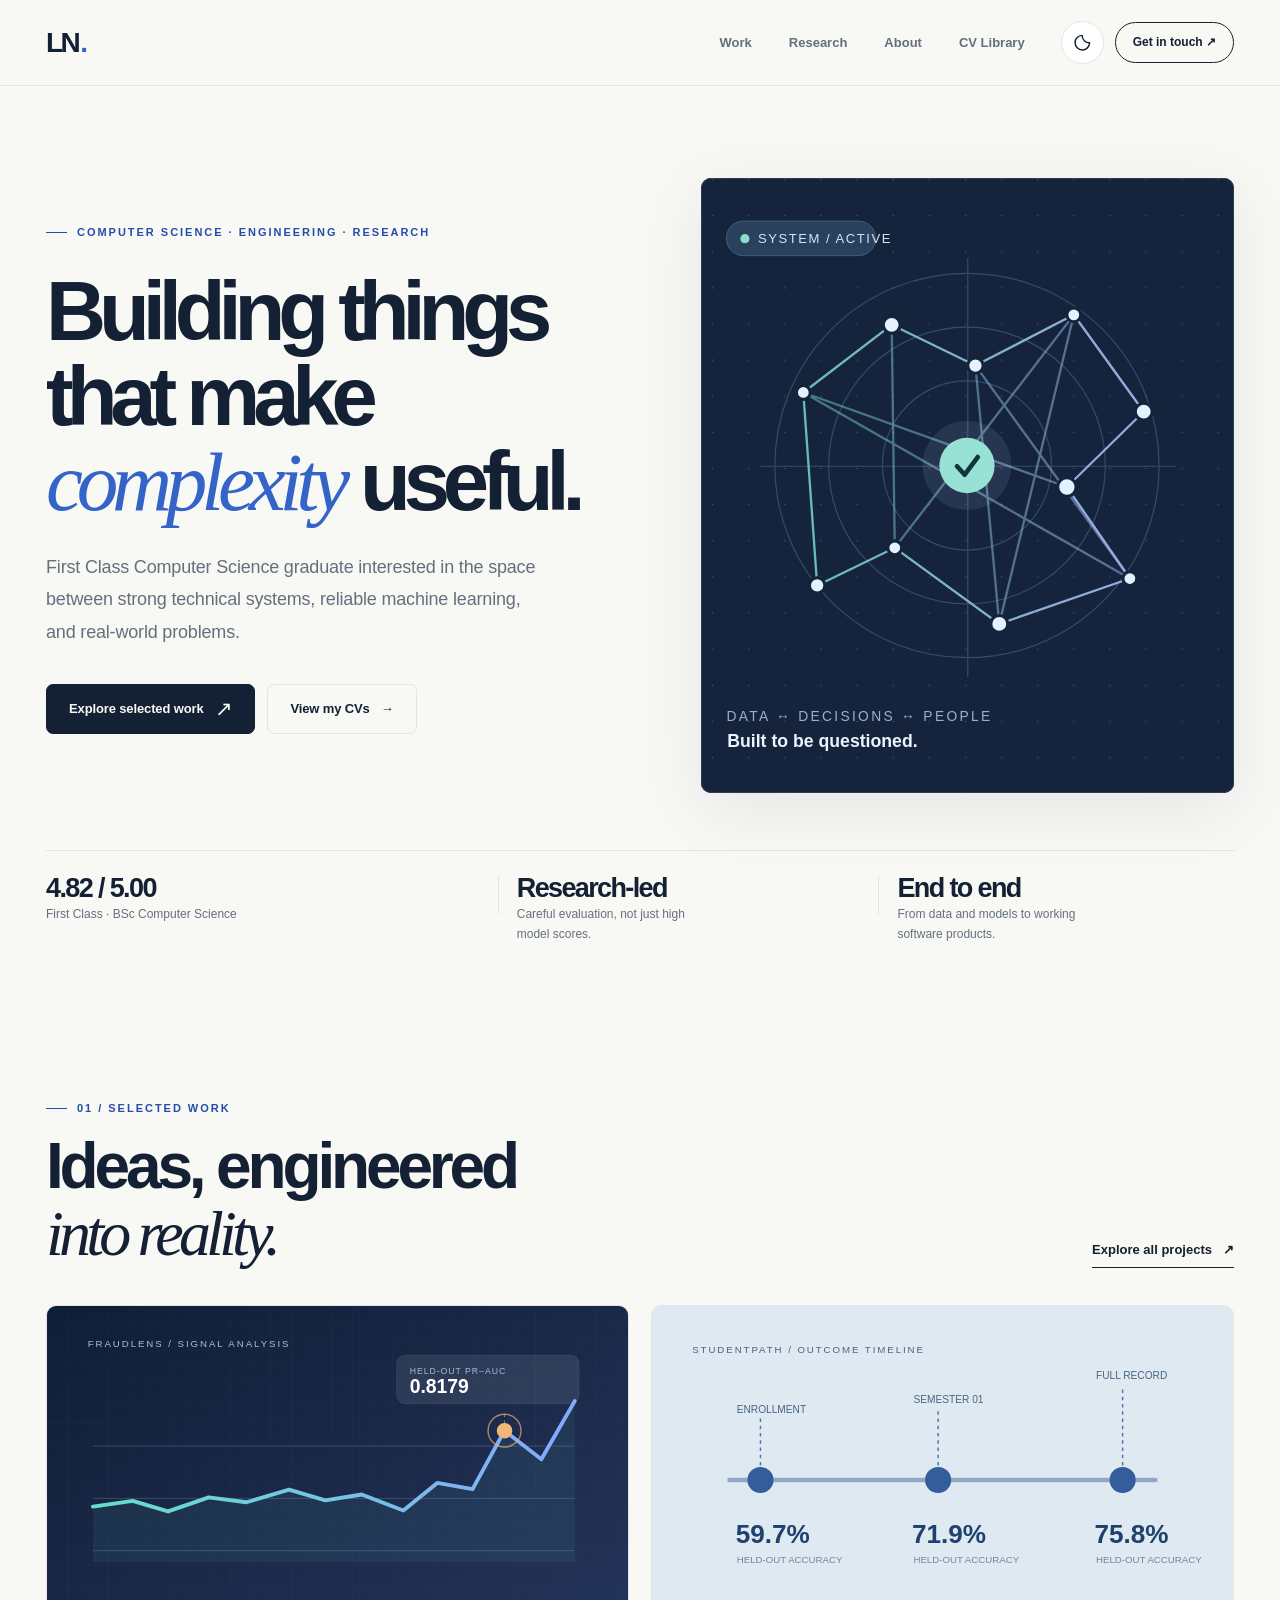
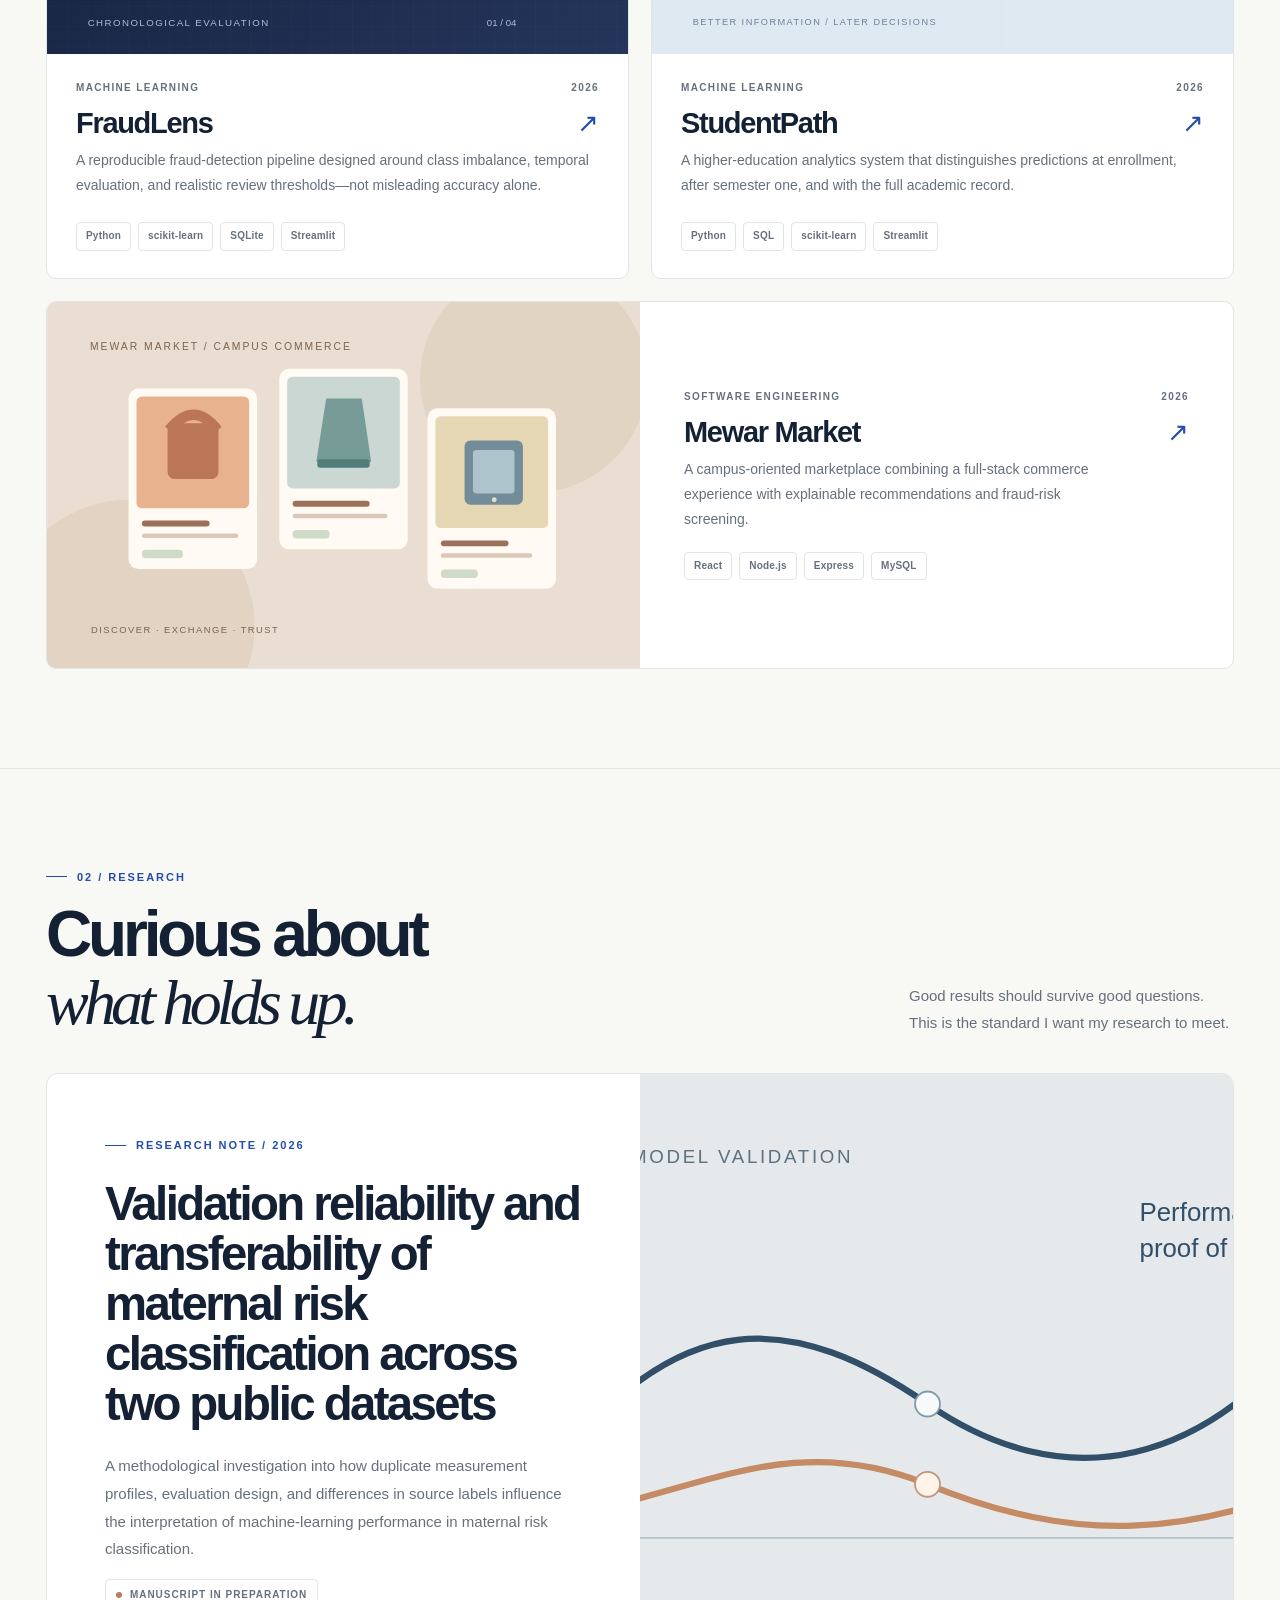
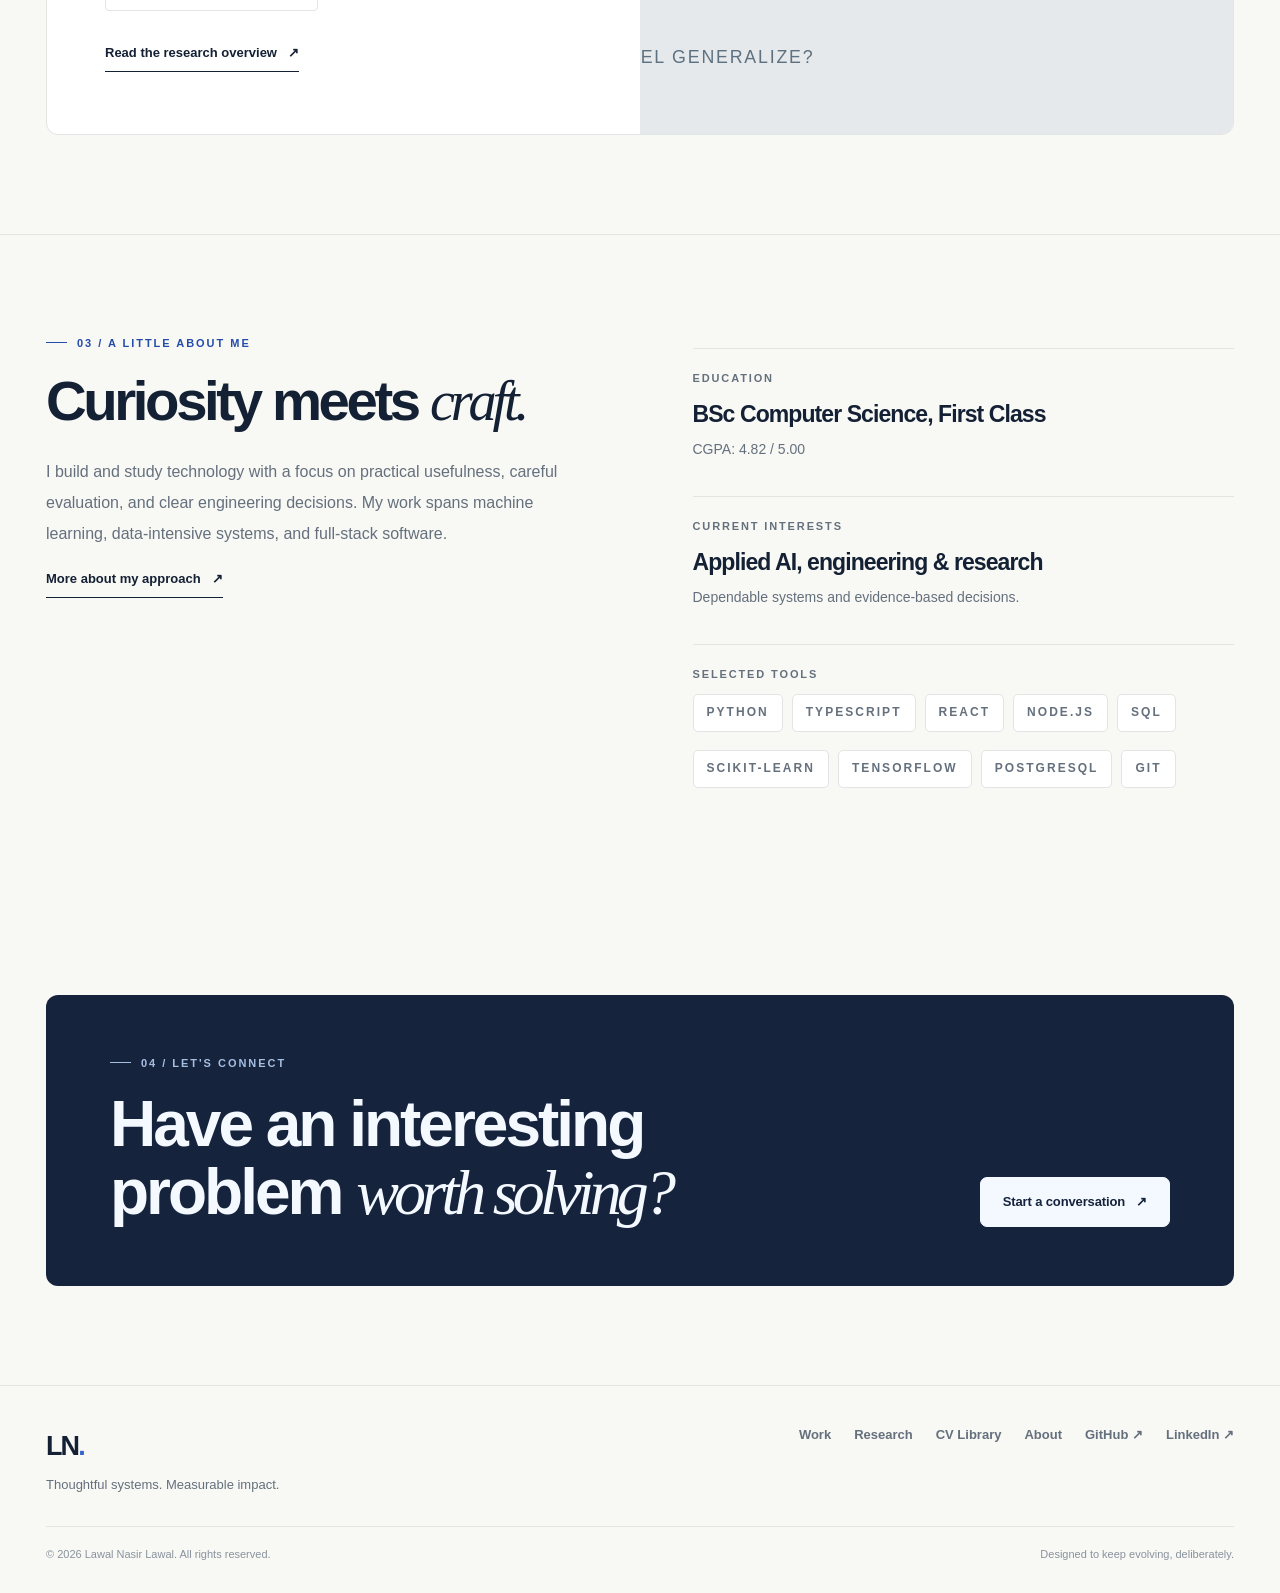
<file: index.html>
<!doctype html><html lang="en"><head><meta charset="UTF-8"/><meta name="viewport" content="width=device-width,initial-scale=1"/><meta name="color-scheme" content="light dark"/><meta name="description" content="Portfolio of Lawal Nasir Lawal, a First Class Computer Science graduate focused on software engineering, machine learning and research."/><meta name="theme-color" content="#f8f8f5"/><meta property="og:type" content="website"/><meta property="og:site_name" content="Lawal Nasir Lawal"/><meta name="twitter:card" content="summary_large_image"/><title>Lawal Nasir Lawal — Engineering, AI &amp; Research</title><link rel="icon" href="/favicon.svg" type="image/svg+xml"/><script>(function(){try{var t=localStorage.getItem('lnl-theme');document.documentElement.dataset.theme=(t==='dark'||t==='light')?t:(window.matchMedia('(prefers-color-scheme: dark)').matches?'dark':'light')}catch(e){document.documentElement.dataset.theme='light'}})()</script><link rel="stylesheet" href="/assets/css/style.css"/><script defer src="/assets/js/site.js"></script></head><body><a class="skip-link" href="#main">Skip to main content</a><header class="site-header"><div class="container nav-row"><a class="brand" href="/" aria-label="Lawal Nasir Lawal, home">LN<span class="brand-dot">.</span></a><nav class="nav-links" id="main-navigation" aria-label="Main navigation"><a href="/work/" data-nav="work">Work</a><a href="/research/" data-nav="research">Research</a><a href="/about/" data-nav="about">About</a><a href="/cv/" data-nav="cv">CV Library</a></nav><div class="nav-tools"><button class="theme-toggle" id="theme-toggle" type="button" aria-label="Toggle color theme"><svg class="icon-moon" viewBox="0 0 24 24" aria-hidden="true"><path d="M21 12.4A9 9 0 0 1 11.6 3 9.2 9.2 0 1 0 21 12.4Z"/></svg><svg class="icon-sun" viewBox="0 0 24 24" aria-hidden="true"><circle cx="12" cy="12" r="4"/><path d="M12 2v2m0 16v2M4.9 4.9l1.4 1.4m11.4 11.4 1.4 1.4M2 12h2m16 0h2M4.9 19.1l1.4-1.4M17.7 6.3l1.4-1.4"/></svg></button><a class="nav-contact" data-link="linkedin" href="https://www.linkedin.com/in/lawal-lawal-a35220359" target="_blank" rel="noopener noreferrer">Get in touch ↗</a><button class="menu-toggle" id="menu-toggle" type="button" aria-controls="main-navigation" aria-expanded="false" aria-label="Open navigation"><svg viewBox="0 0 24 24" aria-hidden="true"><path d="M4 7h16M4 12h16M4 17h16"/></svg></button></div></div></header><main id="main" class="site-main"><section class="hero"><div class="container"><div class="hero-grid"><div class="hero-copy"><div class="eyebrow" data-profile="heroEyebrow">COMPUTER SCIENCE · ENGINEERING · RESEARCH</div><h1>Building things that make <span class="serif">complexity</span> useful.</h1><p class="hero-summary" data-profile="heroSupporting">First Class Computer Science graduate interested in the space between strong technical systems, reliable machine learning, and real-world problems.</p><div class="hero-actions"><a class="btn btn-primary" href="/work/">Explore selected work <span class="arrow-icon" aria-hidden="true">↗</span></a><a class="btn btn-secondary" href="/cv/">View my CVs <span aria-hidden="true">→</span></a></div></div><div class="hero-art"><img src="/media/projects/hero.svg" alt="Abstract connected-systems diagram illustrating thoughtful engineering" width="760" height="800"/></div></div><div class="hero-bottom"><div class="proof-item"><div><div class="proof-value" data-profile="gpa">4.82 / 5.00</div><div class="proof-label">First Class · BSc Computer Science</div></div></div><div class="proof-item"><span class="proof-divider" aria-hidden="true"></span><div><div class="proof-value">Research-led</div><div class="proof-label">Careful evaluation, not just high model scores.</div></div></div><div class="proof-item"><span class="proof-divider" aria-hidden="true"></span><div><div class="proof-value">End to end</div><div class="proof-label">From data and models to working software products.</div></div></div></div></div></section>
<section class="section"><div class="container"><div class="section-top"><div><div class="eyebrow">01 / SELECTED WORK</div><h2>Ideas, engineered<br/><span class="serif">into reality.</span></h2></div><a class="text-link" href="/work/">Explore all projects <span aria-hidden="true">↗</span></a></div><div id="featured-projects" class="projects-grid" data-dynamic><p class="loading-note">Loading selected work…</p></div></div></section>
<section class="section section-rule"><div class="container"><div class="section-top"><div><div class="eyebrow">02 / RESEARCH</div><h2>Curious about<br/><span class="serif">what holds up.</span></h2></div><p>Good results should survive good questions. This is the standard I want my research to meet.</p></div><div id="research-spotlight" class="research-spotlight" data-dynamic><p class="loading-note">Loading research…</p></div></div></section>
<section class="section section-rule"><div class="container"><div class="about-panel"><div class="about-copy"><div class="eyebrow">03 / A LITTLE ABOUT ME</div><h2>Curiosity meets <span class="serif">craft.</span></h2><p data-profile="shortBio">I build and study technology with a focus on practical usefulness, careful evaluation, and clear engineering decisions. My work spans machine learning, data-intensive systems, and full-stack software.</p><a class="text-link" href="/about/">More about my approach <span aria-hidden="true">↗</span></a></div><div class="about-details"><div class="detail-block"><span>Education</span><strong>BSc Computer Science, First Class</strong><p>CGPA: <span style="display:inline;letter-spacing:0;text-transform:none;font-size:14px;font-weight:400" data-profile="gpa">4.82 / 5.00</span></p></div><div class="detail-block"><span>Current interests</span><strong>Applied AI, engineering & research</strong><p>Dependable systems and evidence-based decisions.</p></div><div class="detail-block"><span>Selected tools</span><div class="skill-row" id="skills-list"><span>Python</span><span>React</span><span>SQL</span></div></div></div></div></div></section>
<section class="section" id="contact"><div class="container"><div class="contact-banner"><div><div class="eyebrow">04 / LET'S CONNECT</div><h2>Have an interesting problem <span class="serif">worth solving?</span></h2></div><a class="btn" data-link="linkedin" href="https://www.linkedin.com/in/lawal-lawal-a35220359" target="_blank" rel="noopener noreferrer">Start a conversation <span aria-hidden="true">↗</span></a></div></div></section></main><footer class="site-footer"><div class="container"><div class="footer-top"><div class="footer-brand"><strong>LN<span style="color:var(--accent)">.</span></strong><p>Thoughtful systems. Measurable impact.</p></div><div class="footer-links"><a href="/work/">Work</a><a href="/research/">Research</a><a href="/cv/">CV Library</a><a href="/about/">About</a><a data-link="github" href="https://github.com/Shaheedie" target="_blank" rel="noopener noreferrer">GitHub ↗</a><a data-link="linkedin" href="https://www.linkedin.com/in/lawal-lawal-a35220359" target="_blank" rel="noopener noreferrer">LinkedIn ↗</a></div></div><div class="footer-bottom"><span>© <span id="copyright-year">2026</span> Lawal Nasir Lawal. All rights reserved.</span><span>Designed to keep evolving, deliberately.</span></div></div></footer></body></html>
</file>
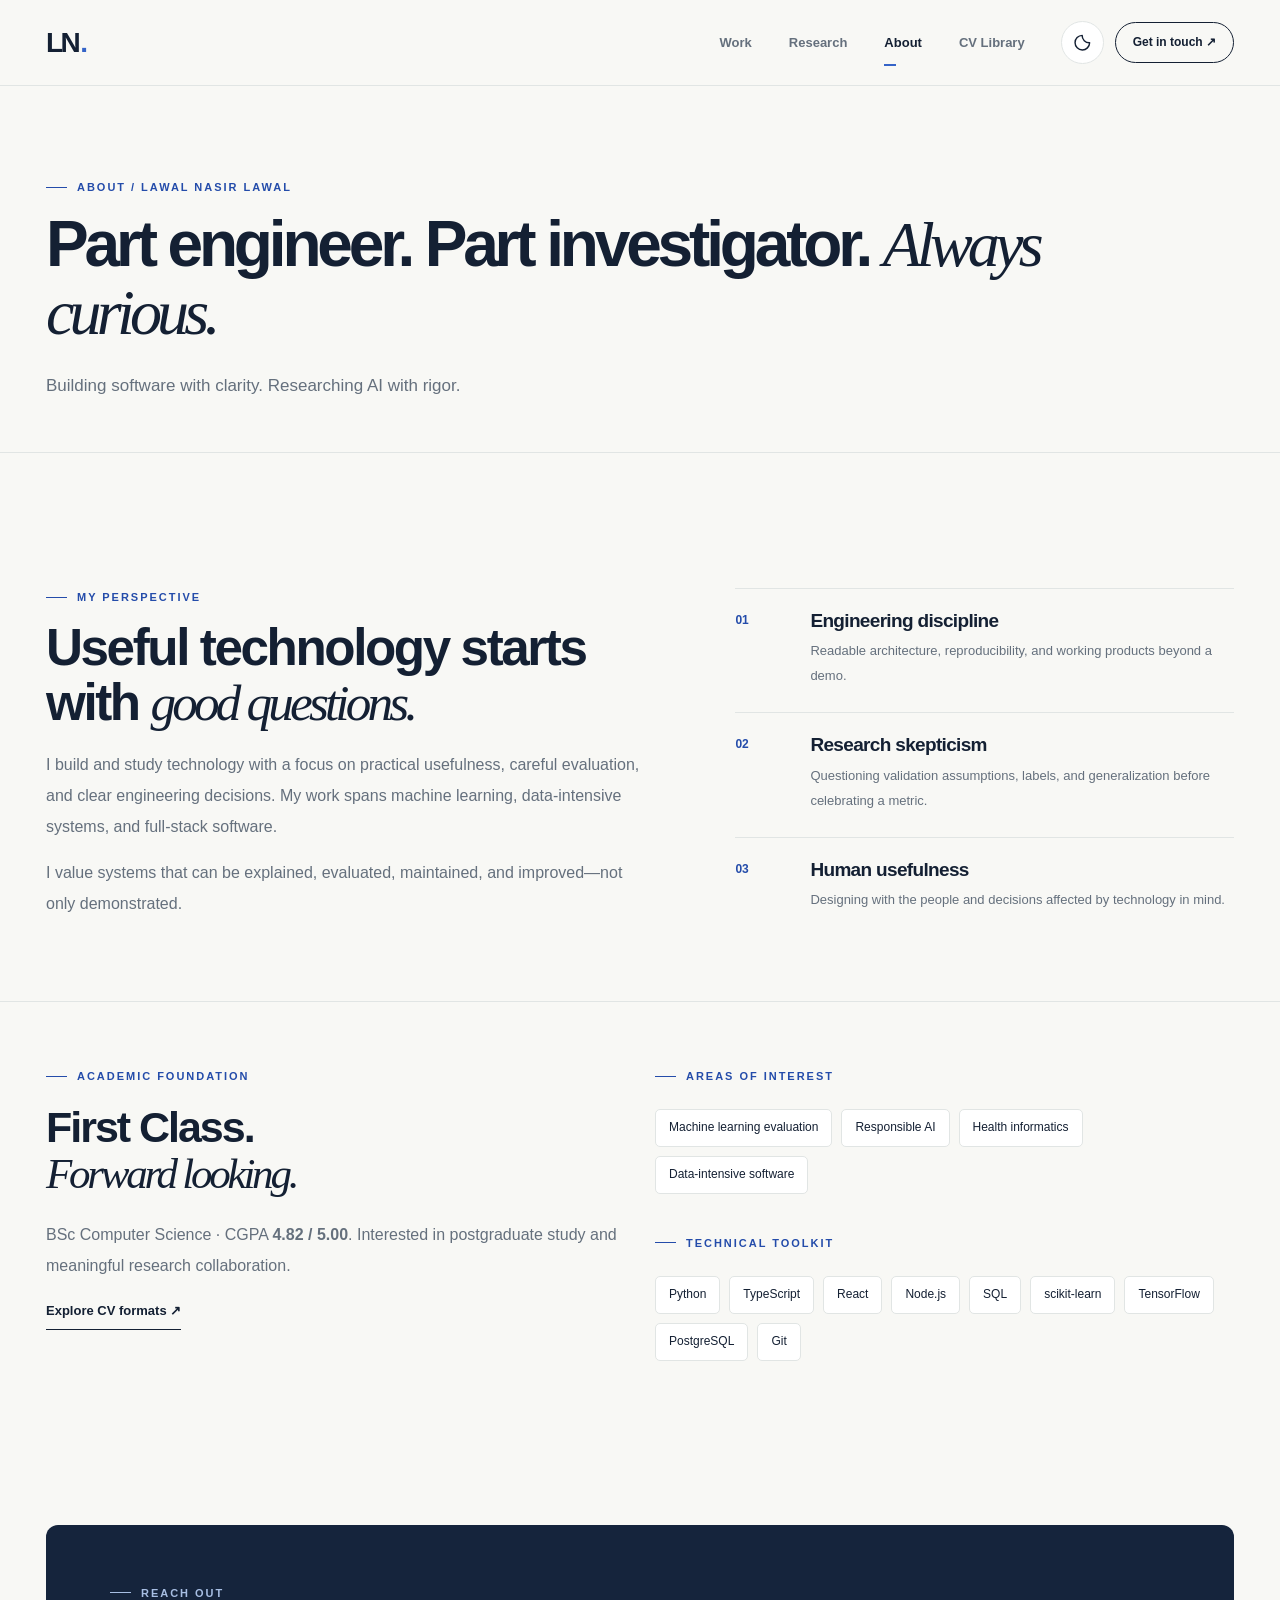
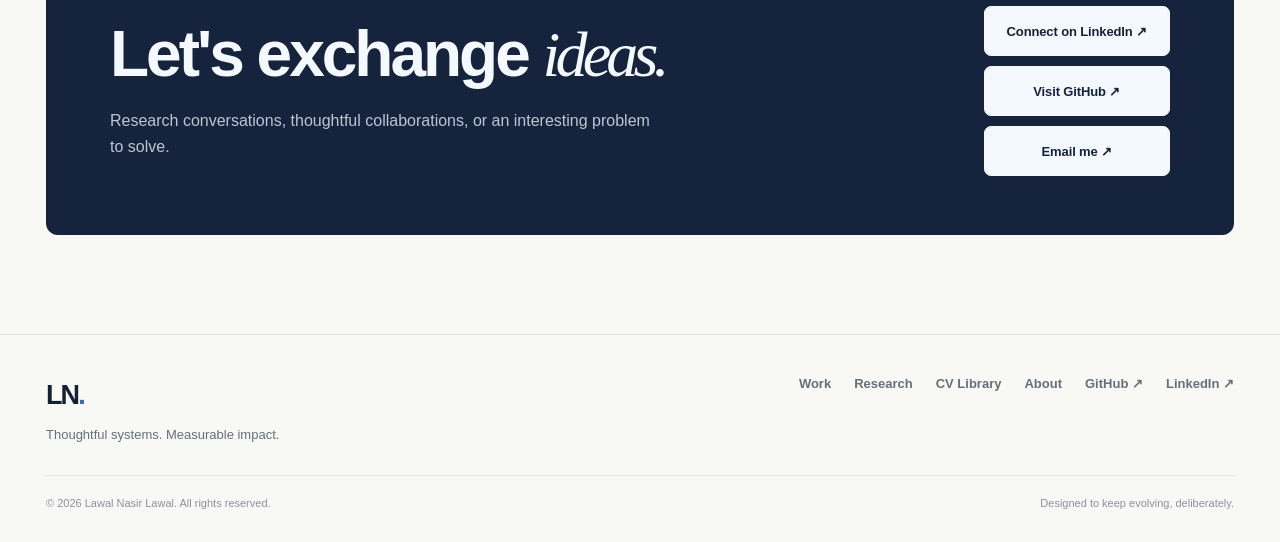
<file: about/index.html>
<!doctype html><html lang="en"><head><meta charset="UTF-8"/><meta name="viewport" content="width=device-width,initial-scale=1"/><meta name="color-scheme" content="light dark"/><meta name="description" content="About Lawal Nasir Lawal, a First Class BSc Computer Science graduate interested in applied AI and dependable software."/><meta name="theme-color" content="#f8f8f5"/><meta property="og:type" content="website"/><meta property="og:site_name" content="Lawal Nasir Lawal"/><meta name="twitter:card" content="summary_large_image"/><title>About — Lawal Nasir Lawal</title><link rel="icon" href="/favicon.svg" type="image/svg+xml"/><script>(function(){try{var t=localStorage.getItem('lnl-theme');document.documentElement.dataset.theme=(t==='dark'||t==='light')?t:(window.matchMedia('(prefers-color-scheme: dark)').matches?'dark':'light')}catch(e){document.documentElement.dataset.theme='light'}})()</script><link rel="stylesheet" href="/assets/css/style.css"/><script defer src="/assets/js/site.js"></script></head><body><a class="skip-link" href="#main">Skip to main content</a><header class="site-header"><div class="container nav-row"><a class="brand" href="/" aria-label="Lawal Nasir Lawal, home">LN<span class="brand-dot">.</span></a><nav class="nav-links" id="main-navigation" aria-label="Main navigation"><a href="/work/" data-nav="work">Work</a><a href="/research/" data-nav="research">Research</a><a href="/about/" data-nav="about">About</a><a href="/cv/" data-nav="cv">CV Library</a></nav><div class="nav-tools"><button class="theme-toggle" id="theme-toggle" type="button" aria-label="Toggle color theme"><svg class="icon-moon" viewBox="0 0 24 24" aria-hidden="true"><path d="M21 12.4A9 9 0 0 1 11.6 3 9.2 9.2 0 1 0 21 12.4Z"/></svg><svg class="icon-sun" viewBox="0 0 24 24" aria-hidden="true"><circle cx="12" cy="12" r="4"/><path d="M12 2v2m0 16v2M4.9 4.9l1.4 1.4m11.4 11.4 1.4 1.4M2 12h2m16 0h2M4.9 19.1l1.4-1.4M17.7 6.3l1.4-1.4"/></svg></button><a class="nav-contact" data-link="linkedin" href="https://www.linkedin.com/in/lawal-lawal-a35220359" target="_blank" rel="noopener noreferrer">Get in touch ↗</a><button class="menu-toggle" id="menu-toggle" type="button" aria-controls="main-navigation" aria-expanded="false" aria-label="Open navigation"><svg viewBox="0 0 24 24" aria-hidden="true"><path d="M4 7h16M4 12h16M4 17h16"/></svg></button></div></div></header><main id="main" class="site-main"><section class="page-heading"><div class="container"><div class="eyebrow">ABOUT / LAWAL NASIR LAWAL</div><h1>Part engineer. Part investigator. <span class="serif">Always curious.</span></h1><p class="lead" data-profile="heroLead">Building software with clarity. Researching AI with rigor.</p></div></section><section class="section-sm"><div class="container about-intro"><div><div class="eyebrow">MY PERSPECTIVE</div><h2>Useful technology starts with <span class="serif">good questions.</span></h2><p data-profile="shortBio">I build and study technology with a focus on practical usefulness, careful evaluation, and clear engineering decisions.</p><p>I value systems that can be explained, evaluated, maintained, and improved—not only demonstrated.</p></div><div class="number-list"><div><span class="num">01</span><div><h3>Engineering discipline</h3><p>Readable architecture, reproducibility, and working products beyond a demo.</p></div></div><div><span class="num">02</span><div><h3>Research skepticism</h3><p>Questioning validation assumptions, labels, and generalization before celebrating a metric.</p></div></div><div><span class="num">03</span><div><h3>Human usefulness</h3><p>Designing with the people and decisions affected by technology in mind.</p></div></div></div></div></section><section class="section-sm section-rule"><div class="container grid-2"><div><div class="eyebrow">ACADEMIC FOUNDATION</div><h2 style="font-size:43px;margin-top:20px">First Class.<br/><span class="serif">Forward looking.</span></h2><p class="muted" style="margin-top:24px;line-height:1.9">BSc Computer Science · CGPA <strong data-profile="gpa">4.82 / 5.00</strong>. Interested in postgraduate study and meaningful research collaboration.</p><a class="text-link" href="/cv/">Explore CV formats ↗</a></div><div><div class="eyebrow">AREAS OF INTEREST</div><div class="skill-row" id="research-interests" style="margin-top:24px"><span>Machine learning</span><span>Software engineering</span></div><div class="eyebrow" style="margin-top:40px">TECHNICAL TOOLKIT</div><div class="skill-row" id="skills-list" style="margin-top:24px"></div></div></div></section><section class="section" id="contact"><div class="container"><div class="contact-banner"><div><div class="eyebrow">REACH OUT</div><h2>Let's exchange <span class="serif">ideas.</span></h2><p style="margin-top:19px;opacity:.76;max-width:550px">Research conversations, thoughtful collaborations, or an interesting problem to solve.</p></div><div style="display:grid;gap:10px"><a data-link="linkedin" class="btn" href="https://www.linkedin.com/in/lawal-lawal-a35220359" target="_blank" rel="noopener noreferrer">Connect on LinkedIn ↗</a><a data-link="github" class="btn" href="https://github.com/Shaheedie" target="_blank" rel="noopener noreferrer">Visit GitHub ↗</a><a data-contact="email" class="btn" hidden href="#">Email me ↗</a></div></div></div></section></main><footer class="site-footer"><div class="container"><div class="footer-top"><div class="footer-brand"><strong>LN<span style="color:var(--accent)">.</span></strong><p>Thoughtful systems. Measurable impact.</p></div><div class="footer-links"><a href="/work/">Work</a><a href="/research/">Research</a><a href="/cv/">CV Library</a><a href="/about/">About</a><a data-link="github" href="https://github.com/Shaheedie" target="_blank" rel="noopener noreferrer">GitHub ↗</a><a data-link="linkedin" href="https://www.linkedin.com/in/lawal-lawal-a35220359" target="_blank" rel="noopener noreferrer">LinkedIn ↗</a></div></div><div class="footer-bottom"><span>© <span id="copyright-year">2026</span> Lawal Nasir Lawal. All rights reserved.</span><span>Designed to keep evolving, deliberately.</span></div></div></footer></body></html>
</file>
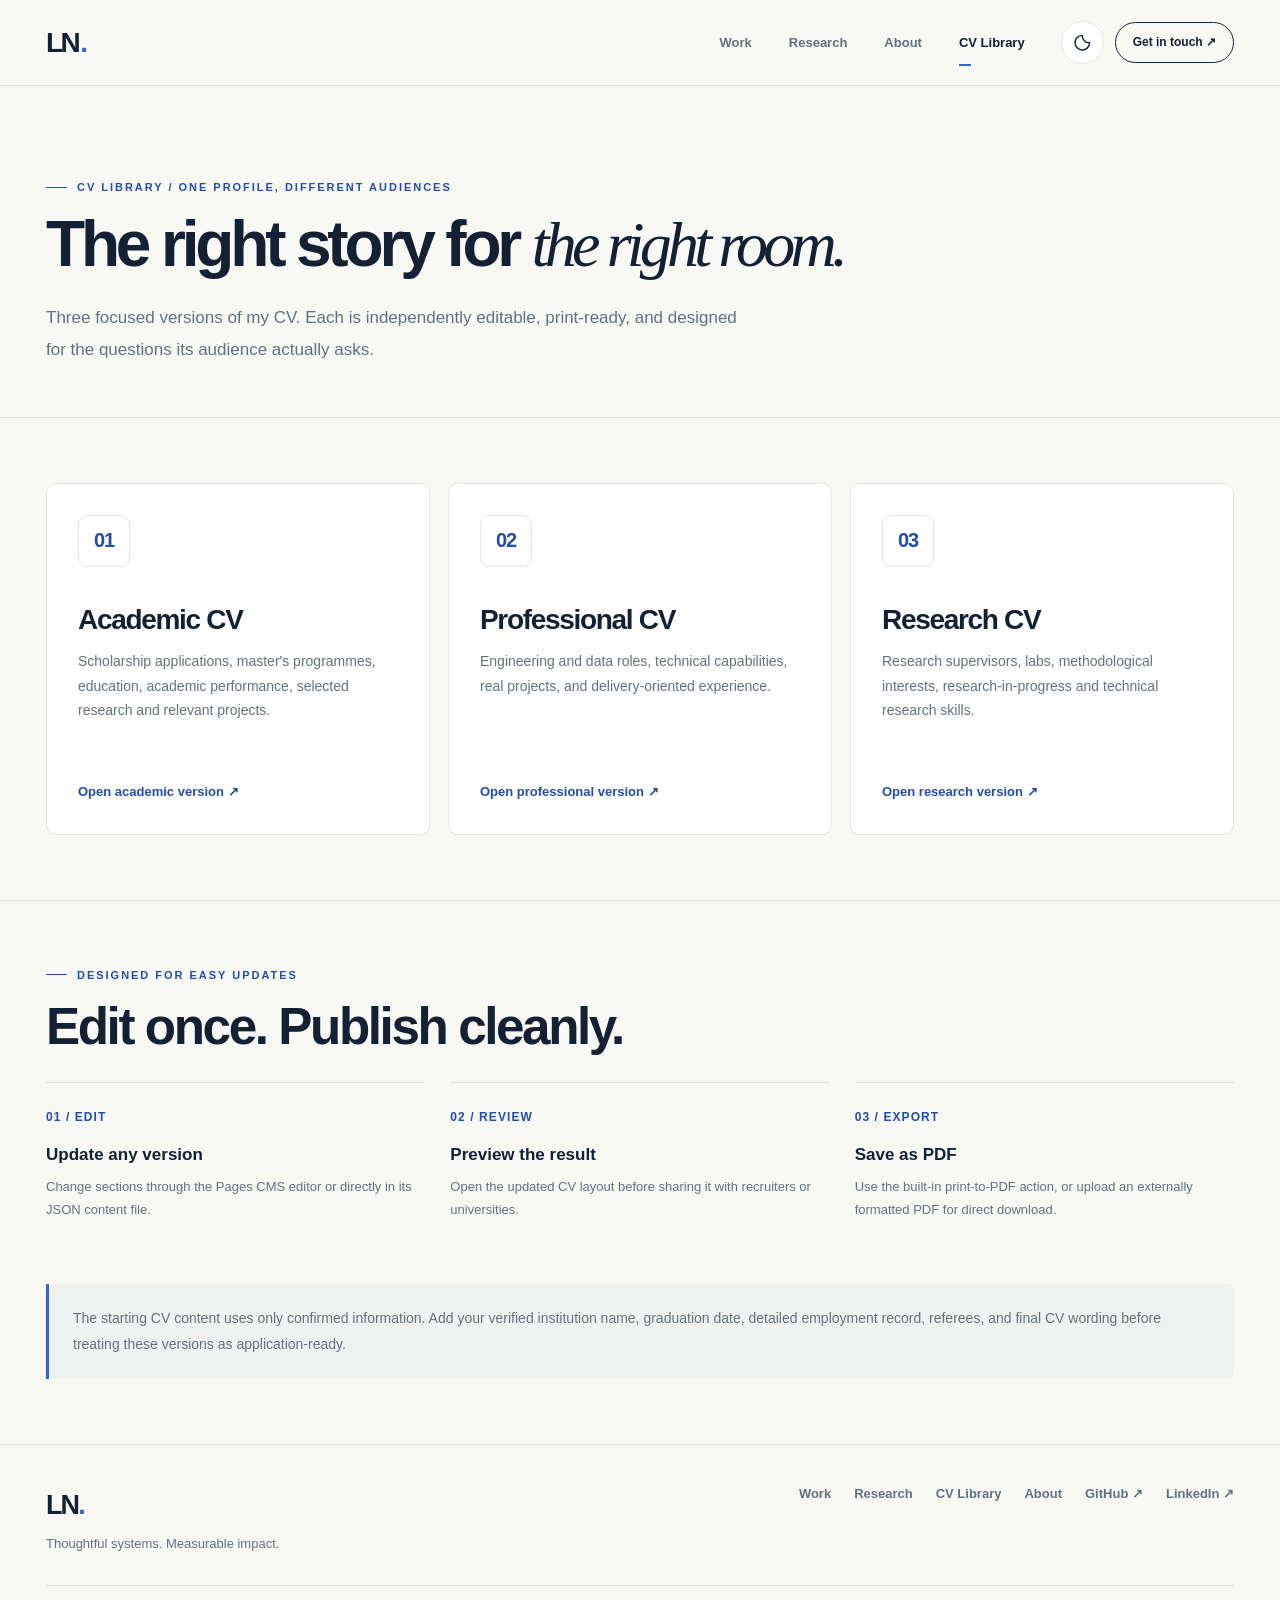
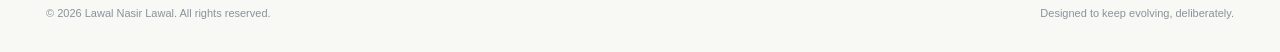
<file: cv/index.html>
<!doctype html><html lang="en"><head><meta charset="UTF-8"/><meta name="viewport" content="width=device-width,initial-scale=1"/><meta name="color-scheme" content="light dark"/><meta name="description" content="Academic, professional and research CVs, each with print-to-PDF functionality."/><meta name="theme-color" content="#f8f8f5"/><meta property="og:type" content="website"/><meta property="og:site_name" content="Lawal Nasir Lawal"/><meta name="twitter:card" content="summary_large_image"/><title>CV Library — Lawal Nasir Lawal</title><link rel="icon" href="/favicon.svg" type="image/svg+xml"/><script>(function(){try{var t=localStorage.getItem('lnl-theme');document.documentElement.dataset.theme=(t==='dark'||t==='light')?t:(window.matchMedia('(prefers-color-scheme: dark)').matches?'dark':'light')}catch(e){document.documentElement.dataset.theme='light'}})()</script><link rel="stylesheet" href="/assets/css/style.css"/><script defer src="/assets/js/site.js"></script></head><body><a class="skip-link" href="#main">Skip to main content</a><header class="site-header"><div class="container nav-row"><a class="brand" href="/" aria-label="Lawal Nasir Lawal, home">LN<span class="brand-dot">.</span></a><nav class="nav-links" id="main-navigation" aria-label="Main navigation"><a href="/work/" data-nav="work">Work</a><a href="/research/" data-nav="research">Research</a><a href="/about/" data-nav="about">About</a><a href="/cv/" data-nav="cv">CV Library</a></nav><div class="nav-tools"><button class="theme-toggle" id="theme-toggle" type="button" aria-label="Toggle color theme"><svg class="icon-moon" viewBox="0 0 24 24" aria-hidden="true"><path d="M21 12.4A9 9 0 0 1 11.6 3 9.2 9.2 0 1 0 21 12.4Z"/></svg><svg class="icon-sun" viewBox="0 0 24 24" aria-hidden="true"><circle cx="12" cy="12" r="4"/><path d="M12 2v2m0 16v2M4.9 4.9l1.4 1.4m11.4 11.4 1.4 1.4M2 12h2m16 0h2M4.9 19.1l1.4-1.4M17.7 6.3l1.4-1.4"/></svg></button><a class="nav-contact" data-link="linkedin" href="https://www.linkedin.com/in/lawal-lawal-a35220359" target="_blank" rel="noopener noreferrer">Get in touch ↗</a><button class="menu-toggle" id="menu-toggle" type="button" aria-controls="main-navigation" aria-expanded="false" aria-label="Open navigation"><svg viewBox="0 0 24 24" aria-hidden="true"><path d="M4 7h16M4 12h16M4 17h16"/></svg></button></div></div></header><main id="main" class="site-main"><section class="page-heading"><div class="container"><div class="eyebrow">CV LIBRARY / ONE PROFILE, DIFFERENT AUDIENCES</div><h1>The right story for <span class="serif">the right room.</span></h1><p class="lead">Three focused versions of my CV. Each is independently editable, print-ready, and designed for the questions its audience actually asks.</p></div></section><section class="section-sm"><div class="container"><div class="cv-grid"><a class="cv-choice" href="/cv/academic/"><div class="cv-symbol">01</div><h2>Academic CV</h2><p>Scholarship applications, master's programmes, education, academic performance, selected research and relevant projects.</p><span class="cv-action">Open academic version ↗</span></a><a class="cv-choice" href="/cv/professional/"><div class="cv-symbol">02</div><h2>Professional CV</h2><p>Engineering and data roles, technical capabilities, real projects, and delivery-oriented experience.</p><span class="cv-action">Open professional version ↗</span></a><a class="cv-choice" href="/cv/research/"><div class="cv-symbol">03</div><h2>Research CV</h2><p>Research supervisors, labs, methodological interests, research-in-progress and technical research skills.</p><span class="cv-action">Open research version ↗</span></a></div></div></section><section class="section-sm section-rule"><div class="container"><div class="eyebrow">DESIGNED FOR EASY UPDATES</div><h2 style="font-size:clamp(35px,4vw,55px);margin:16px 0 28px">Edit once. Publish cleanly.</h2><div class="help-steps"><div class="help-step"><b>01 / EDIT</b><strong>Update any version</strong><p>Change sections through the Pages CMS editor or directly in its JSON content file.</p></div><div class="help-step"><b>02 / REVIEW</b><strong>Preview the result</strong><p>Open the updated CV layout before sharing it with recruiters or universities.</p></div><div class="help-step"><b>03 / EXPORT</b><strong>Save as PDF</strong><p>Use the built-in print-to-PDF action, or upload an externally formatted PDF for direct download.</p></div></div><div class="note-box" style="margin-top:22px">The starting CV content uses only confirmed information. Add your verified institution name, graduation date, detailed employment record, referees, and final CV wording before treating these versions as application-ready.</div></div></section></main><footer class="site-footer"><div class="container"><div class="footer-top"><div class="footer-brand"><strong>LN<span style="color:var(--accent)">.</span></strong><p>Thoughtful systems. Measurable impact.</p></div><div class="footer-links"><a href="/work/">Work</a><a href="/research/">Research</a><a href="/cv/">CV Library</a><a href="/about/">About</a><a data-link="github" href="https://github.com/Shaheedie" target="_blank" rel="noopener noreferrer">GitHub ↗</a><a data-link="linkedin" href="https://www.linkedin.com/in/lawal-lawal-a35220359" target="_blank" rel="noopener noreferrer">LinkedIn ↗</a></div></div><div class="footer-bottom"><span>© <span id="copyright-year">2026</span> Lawal Nasir Lawal. All rights reserved.</span><span>Designed to keep evolving, deliberately.</span></div></div></footer></body></html>
</file>
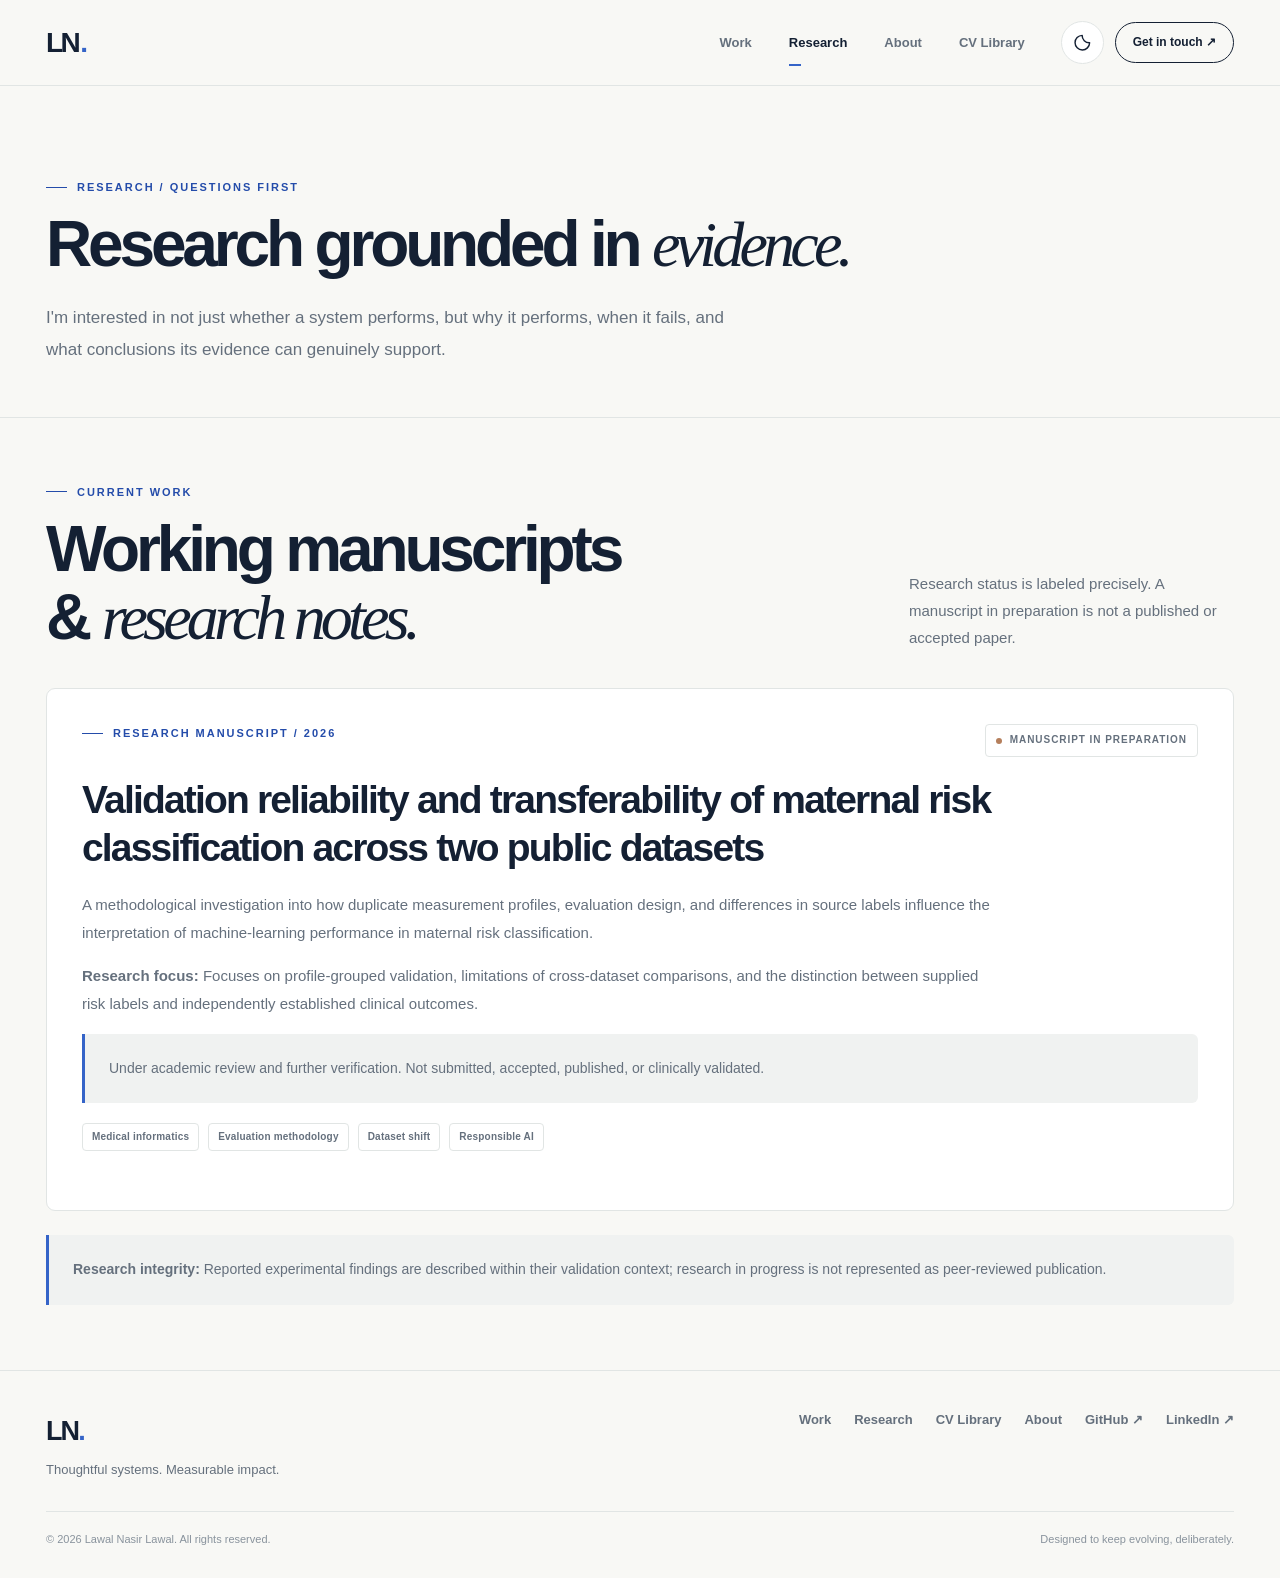
<file: research/index.html>
<!doctype html><html lang="en"><head><meta charset="UTF-8"/><meta name="viewport" content="width=device-width,initial-scale=1"/><meta name="color-scheme" content="light dark"/><meta name="description" content="Research interests and accurately labelled manuscripts in preparation by Lawal Nasir Lawal."/><meta name="theme-color" content="#f8f8f5"/><meta property="og:type" content="website"/><meta property="og:site_name" content="Lawal Nasir Lawal"/><meta name="twitter:card" content="summary_large_image"/><title>Research — Lawal Nasir Lawal</title><link rel="icon" href="/favicon.svg" type="image/svg+xml"/><script>(function(){try{var t=localStorage.getItem('lnl-theme');document.documentElement.dataset.theme=(t==='dark'||t==='light')?t:(window.matchMedia('(prefers-color-scheme: dark)').matches?'dark':'light')}catch(e){document.documentElement.dataset.theme='light'}})()</script><link rel="stylesheet" href="/assets/css/style.css"/><script defer src="/assets/js/site.js"></script></head><body><a class="skip-link" href="#main">Skip to main content</a><header class="site-header"><div class="container nav-row"><a class="brand" href="/" aria-label="Lawal Nasir Lawal, home">LN<span class="brand-dot">.</span></a><nav class="nav-links" id="main-navigation" aria-label="Main navigation"><a href="/work/" data-nav="work">Work</a><a href="/research/" data-nav="research">Research</a><a href="/about/" data-nav="about">About</a><a href="/cv/" data-nav="cv">CV Library</a></nav><div class="nav-tools"><button class="theme-toggle" id="theme-toggle" type="button" aria-label="Toggle color theme"><svg class="icon-moon" viewBox="0 0 24 24" aria-hidden="true"><path d="M21 12.4A9 9 0 0 1 11.6 3 9.2 9.2 0 1 0 21 12.4Z"/></svg><svg class="icon-sun" viewBox="0 0 24 24" aria-hidden="true"><circle cx="12" cy="12" r="4"/><path d="M12 2v2m0 16v2M4.9 4.9l1.4 1.4m11.4 11.4 1.4 1.4M2 12h2m16 0h2M4.9 19.1l1.4-1.4M17.7 6.3l1.4-1.4"/></svg></button><a class="nav-contact" data-link="linkedin" href="https://www.linkedin.com/in/lawal-lawal-a35220359" target="_blank" rel="noopener noreferrer">Get in touch ↗</a><button class="menu-toggle" id="menu-toggle" type="button" aria-controls="main-navigation" aria-expanded="false" aria-label="Open navigation"><svg viewBox="0 0 24 24" aria-hidden="true"><path d="M4 7h16M4 12h16M4 17h16"/></svg></button></div></div></header><main id="main" class="site-main"><section class="page-heading"><div class="container"><div class="eyebrow">RESEARCH / QUESTIONS FIRST</div><h1>Research grounded in <span class="serif">evidence.</span></h1><p class="lead">I'm interested in not just whether a system performs, but why it performs, when it fails, and what conclusions its evidence can genuinely support.</p></div></section><section class="section-sm"><div class="container"><div class="section-top"><div><div class="eyebrow">CURRENT WORK</div><h2>Working manuscripts<br/>& <span class="serif">research notes.</span></h2></div><p>Research status is labeled precisely. A manuscript in preparation is not a published or accepted paper.</p></div><div id="publication-list" class="publication-list" data-dynamic><p class="loading-note">Loading research…</p></div><div class="note-box" style="margin-top:24px"><strong>Research integrity:</strong> Reported experimental findings are described within their validation context; research in progress is not represented as peer-reviewed publication.</div></div></section></main><footer class="site-footer"><div class="container"><div class="footer-top"><div class="footer-brand"><strong>LN<span style="color:var(--accent)">.</span></strong><p>Thoughtful systems. Measurable impact.</p></div><div class="footer-links"><a href="/work/">Work</a><a href="/research/">Research</a><a href="/cv/">CV Library</a><a href="/about/">About</a><a data-link="github" href="https://github.com/Shaheedie" target="_blank" rel="noopener noreferrer">GitHub ↗</a><a data-link="linkedin" href="https://www.linkedin.com/in/lawal-lawal-a35220359" target="_blank" rel="noopener noreferrer">LinkedIn ↗</a></div></div><div class="footer-bottom"><span>© <span id="copyright-year">2026</span> Lawal Nasir Lawal. All rights reserved.</span><span>Designed to keep evolving, deliberately.</span></div></div></footer></body></html>
</file>
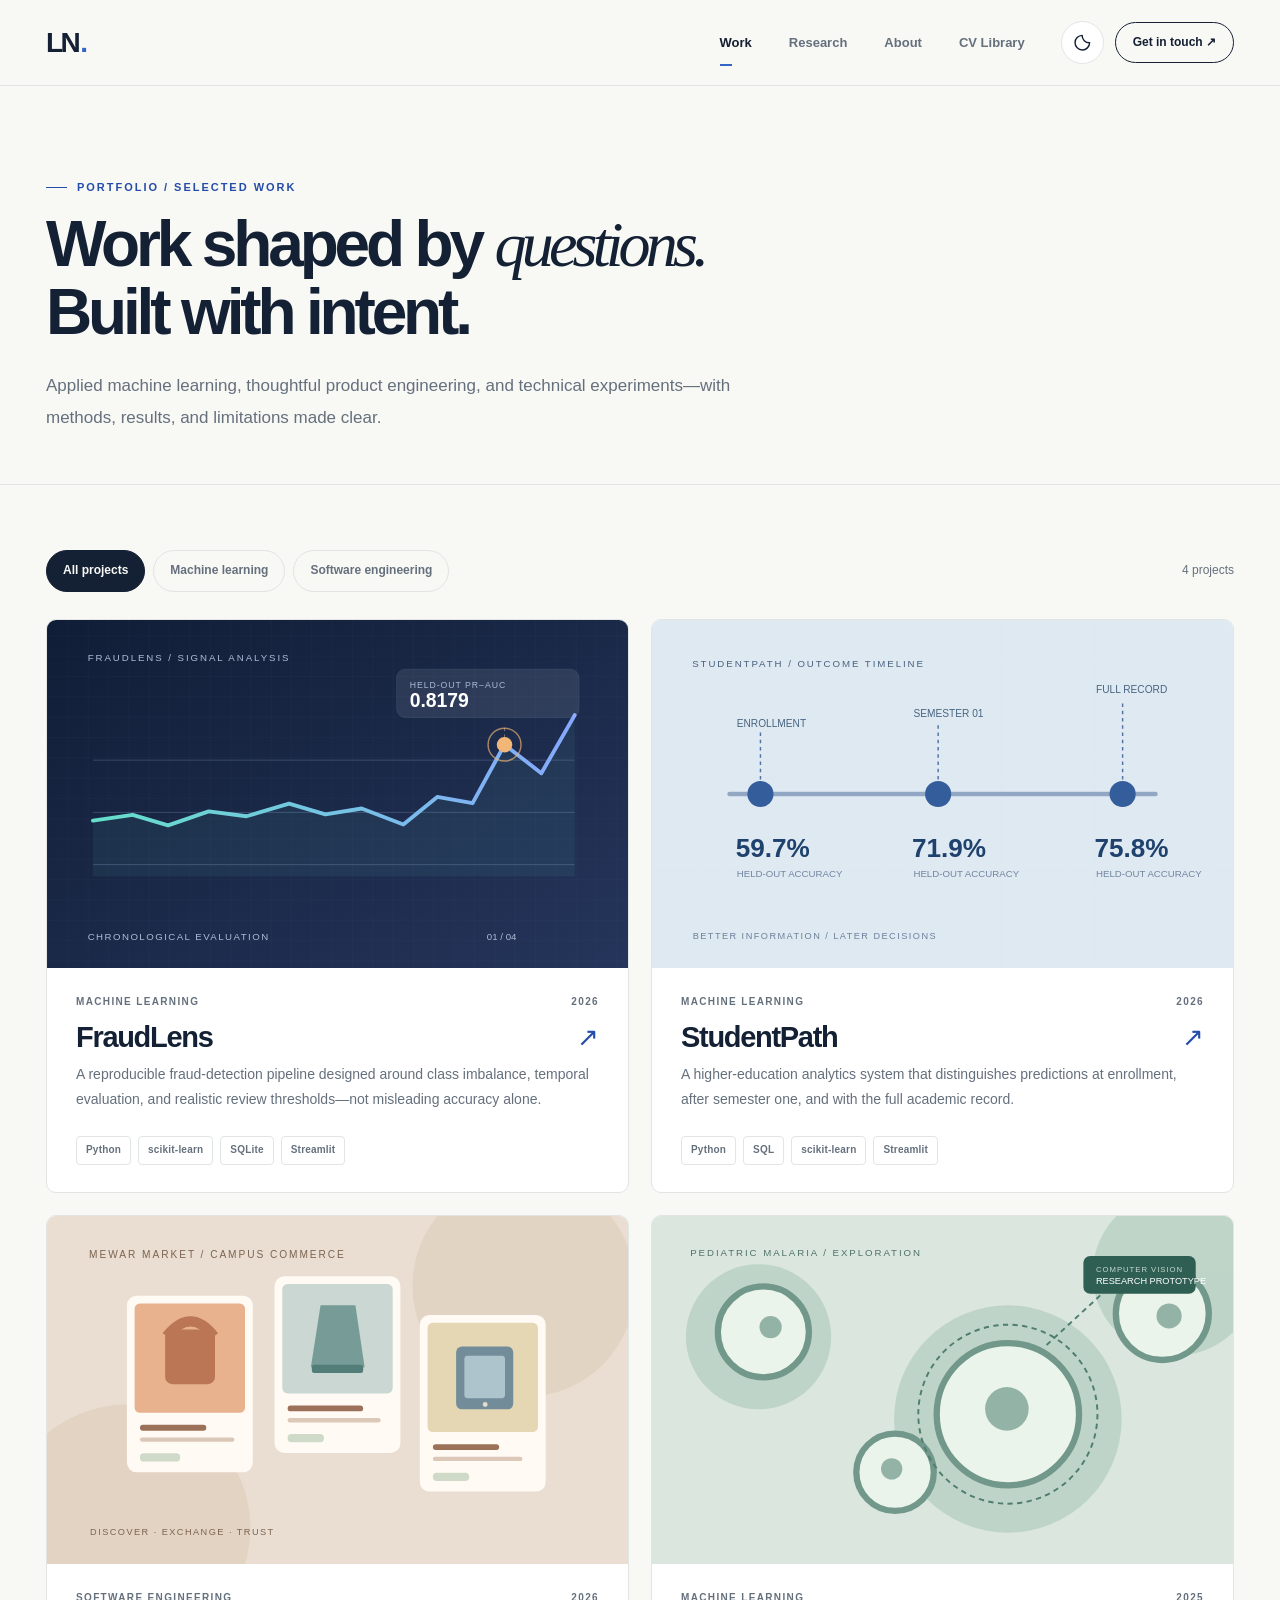
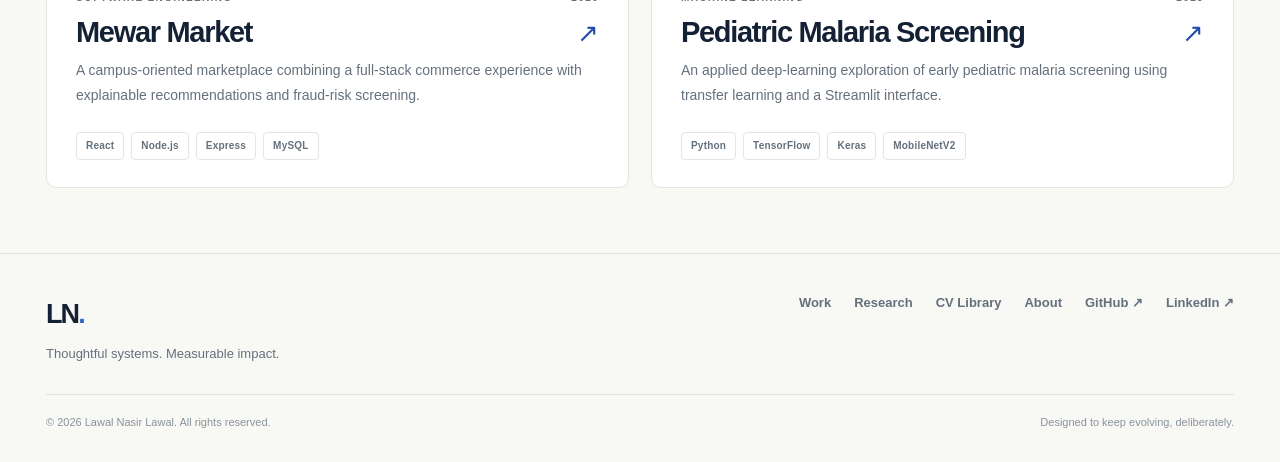
<file: work/index.html>
<!doctype html><html lang="en"><head><meta charset="UTF-8"/><meta name="viewport" content="width=device-width,initial-scale=1"/><meta name="color-scheme" content="light dark"/><meta name="description" content="Selected software engineering and machine-learning case studies by Lawal Nasir Lawal."/><meta name="theme-color" content="#f8f8f5"/><meta property="og:type" content="website"/><meta property="og:site_name" content="Lawal Nasir Lawal"/><meta name="twitter:card" content="summary_large_image"/><title>Selected Projects — Lawal Nasir Lawal</title><link rel="icon" href="/favicon.svg" type="image/svg+xml"/><script>(function(){try{var t=localStorage.getItem('lnl-theme');document.documentElement.dataset.theme=(t==='dark'||t==='light')?t:(window.matchMedia('(prefers-color-scheme: dark)').matches?'dark':'light')}catch(e){document.documentElement.dataset.theme='light'}})()</script><link rel="stylesheet" href="/assets/css/style.css"/><script defer src="/assets/js/site.js"></script></head><body><a class="skip-link" href="#main">Skip to main content</a><header class="site-header"><div class="container nav-row"><a class="brand" href="/" aria-label="Lawal Nasir Lawal, home">LN<span class="brand-dot">.</span></a><nav class="nav-links" id="main-navigation" aria-label="Main navigation"><a href="/work/" data-nav="work">Work</a><a href="/research/" data-nav="research">Research</a><a href="/about/" data-nav="about">About</a><a href="/cv/" data-nav="cv">CV Library</a></nav><div class="nav-tools"><button class="theme-toggle" id="theme-toggle" type="button" aria-label="Toggle color theme"><svg class="icon-moon" viewBox="0 0 24 24" aria-hidden="true"><path d="M21 12.4A9 9 0 0 1 11.6 3 9.2 9.2 0 1 0 21 12.4Z"/></svg><svg class="icon-sun" viewBox="0 0 24 24" aria-hidden="true"><circle cx="12" cy="12" r="4"/><path d="M12 2v2m0 16v2M4.9 4.9l1.4 1.4m11.4 11.4 1.4 1.4M2 12h2m16 0h2M4.9 19.1l1.4-1.4M17.7 6.3l1.4-1.4"/></svg></button><a class="nav-contact" data-link="linkedin" href="https://www.linkedin.com/in/lawal-lawal-a35220359" target="_blank" rel="noopener noreferrer">Get in touch ↗</a><button class="menu-toggle" id="menu-toggle" type="button" aria-controls="main-navigation" aria-expanded="false" aria-label="Open navigation"><svg viewBox="0 0 24 24" aria-hidden="true"><path d="M4 7h16M4 12h16M4 17h16"/></svg></button></div></div></header><main id="main" class="site-main"><section class="page-heading"><div class="container"><div class="eyebrow">PORTFOLIO / SELECTED WORK</div><h1>Work shaped by <span class="serif">questions.</span><br/>Built with intent.</h1><p class="lead">Applied machine learning, thoughtful product engineering, and technical experiments—with methods, results, and limitations made clear.</p></div></section><section class="section-sm"><div class="container"><div class="page-tools"><div class="filter-group" role="group" aria-label="Filter projects by discipline"><button class="filter-btn" data-filter="All" aria-pressed="true">All projects</button><button class="filter-btn" data-filter="Machine Learning" aria-pressed="false">Machine learning</button><button class="filter-btn" data-filter="Software Engineering" aria-pressed="false">Software engineering</button></div><span class="count-label" id="project-count" aria-live="polite"></span></div><div id="all-projects" class="projects-grid" data-dynamic><p class="loading-note">Loading projects…</p></div></div></section></main><footer class="site-footer"><div class="container"><div class="footer-top"><div class="footer-brand"><strong>LN<span style="color:var(--accent)">.</span></strong><p>Thoughtful systems. Measurable impact.</p></div><div class="footer-links"><a href="/work/">Work</a><a href="/research/">Research</a><a href="/cv/">CV Library</a><a href="/about/">About</a><a data-link="github" href="https://github.com/Shaheedie" target="_blank" rel="noopener noreferrer">GitHub ↗</a><a data-link="linkedin" href="https://www.linkedin.com/in/lawal-lawal-a35220359" target="_blank" rel="noopener noreferrer">LinkedIn ↗</a></div></div><div class="footer-bottom"><span>© <span id="copyright-year">2026</span> Lawal Nasir Lawal. All rights reserved.</span><span>Designed to keep evolving, deliberately.</span></div></div></footer></body></html>
</file>
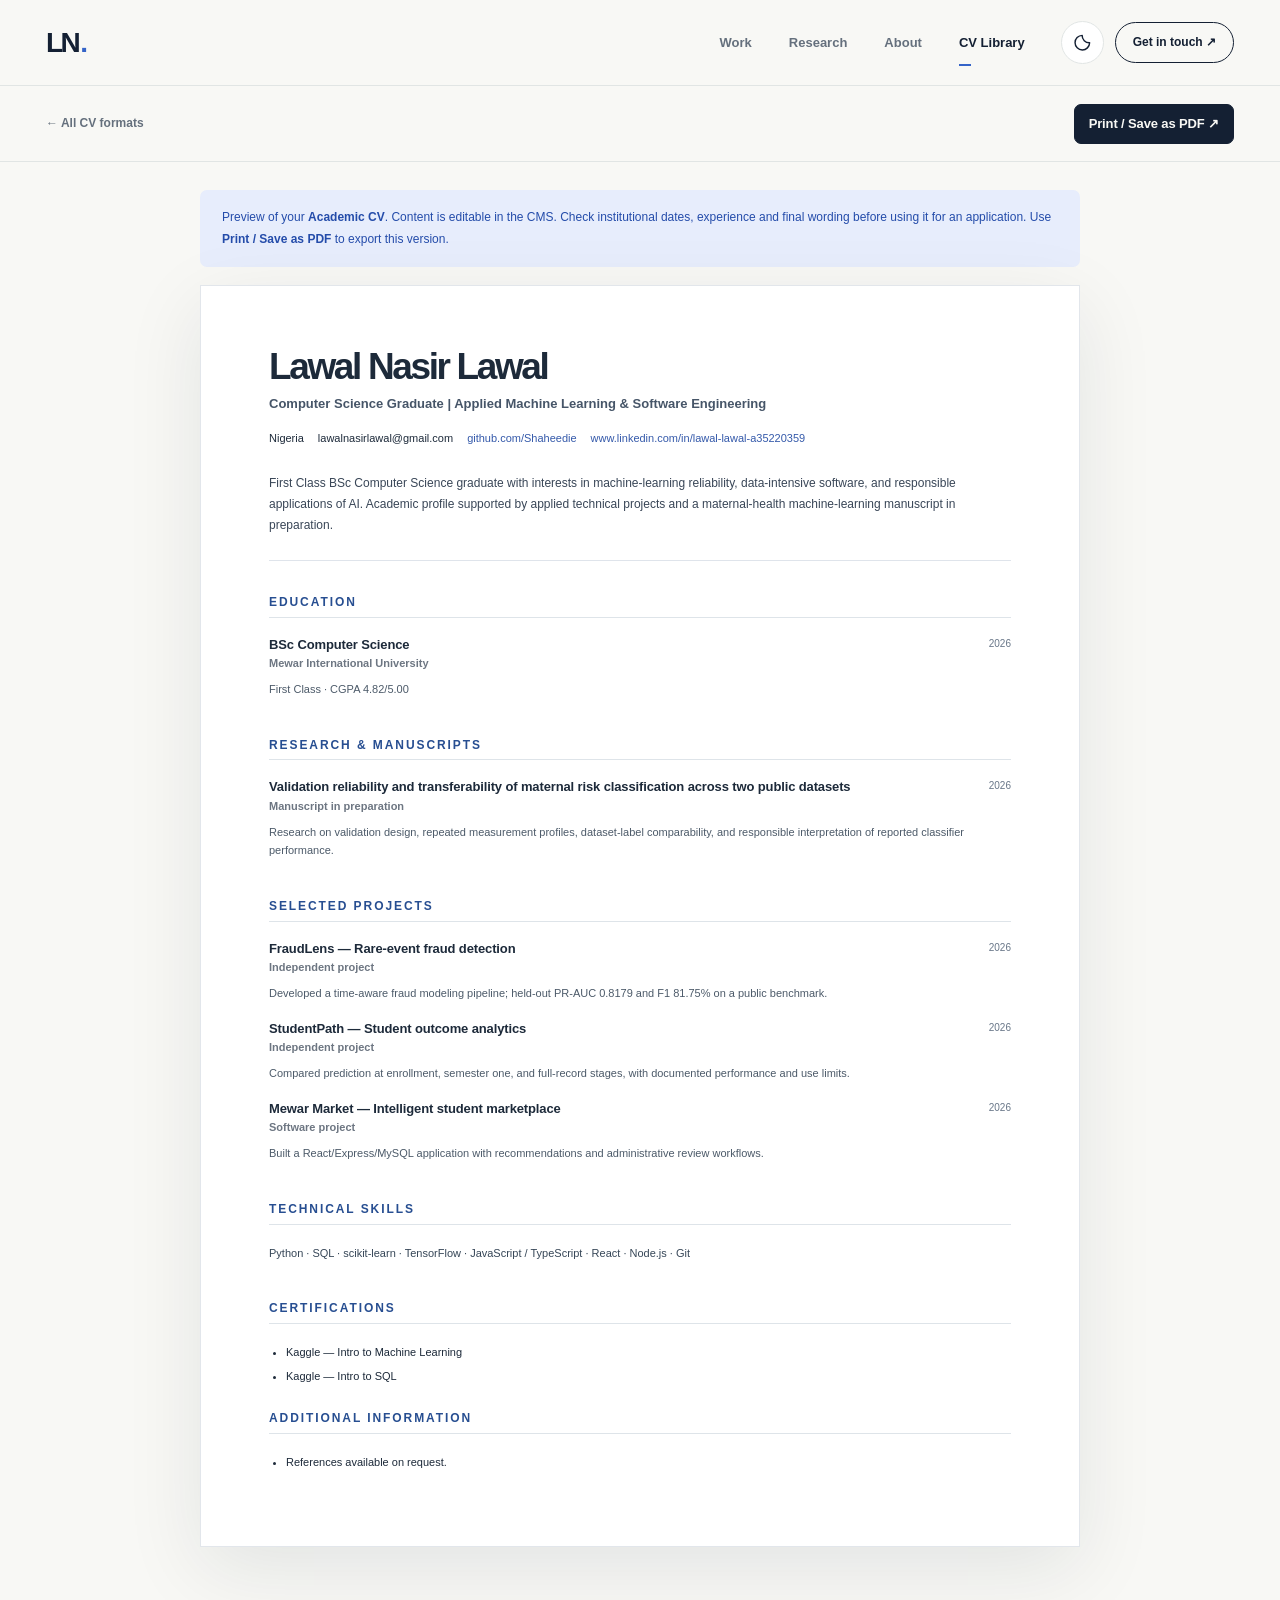
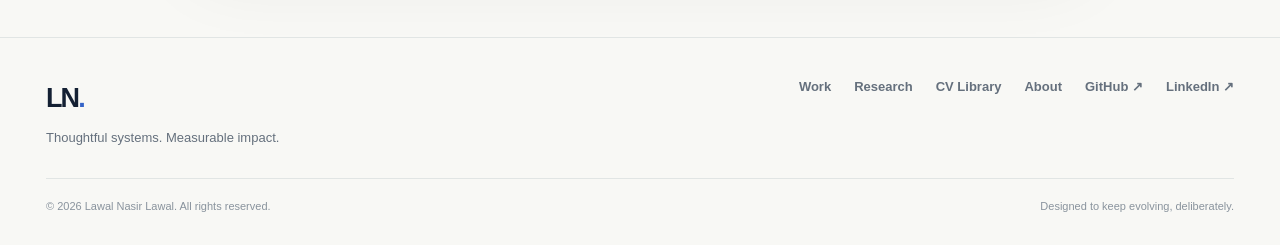
<file: cv/academic/index.html>
<!doctype html><html lang="en"><head><meta charset="UTF-8"/><meta name="viewport" content="width=device-width,initial-scale=1"/><meta name="color-scheme" content="light dark"/><meta name="description" content="Academic CV preview and PDF export."/><meta name="theme-color" content="#f8f8f5"/><meta property="og:type" content="website"/><meta property="og:site_name" content="Lawal Nasir Lawal"/><meta name="twitter:card" content="summary_large_image"/><title>Academic CV — Lawal Nasir Lawal</title><link rel="icon" href="/favicon.svg" type="image/svg+xml"/><script>(function(){try{var t=localStorage.getItem('lnl-theme');document.documentElement.dataset.theme=(t==='dark'||t==='light')?t:(window.matchMedia('(prefers-color-scheme: dark)').matches?'dark':'light')}catch(e){document.documentElement.dataset.theme='light'}})()</script><link rel="stylesheet" href="/assets/css/style.css"/><script defer src="/assets/js/site.js"></script></head><body><a class="skip-link" href="#main">Skip to main content</a><header class="site-header"><div class="container nav-row"><a class="brand" href="/" aria-label="Lawal Nasir Lawal, home">LN<span class="brand-dot">.</span></a><nav class="nav-links" id="main-navigation" aria-label="Main navigation"><a href="/work/" data-nav="work">Work</a><a href="/research/" data-nav="research">Research</a><a href="/about/" data-nav="about">About</a><a href="/cv/" data-nav="cv">CV Library</a></nav><div class="nav-tools"><button class="theme-toggle" id="theme-toggle" type="button" aria-label="Toggle color theme"><svg class="icon-moon" viewBox="0 0 24 24" aria-hidden="true"><path d="M21 12.4A9 9 0 0 1 11.6 3 9.2 9.2 0 1 0 21 12.4Z"/></svg><svg class="icon-sun" viewBox="0 0 24 24" aria-hidden="true"><circle cx="12" cy="12" r="4"/><path d="M12 2v2m0 16v2M4.9 4.9l1.4 1.4m11.4 11.4 1.4 1.4M2 12h2m16 0h2M4.9 19.1l1.4-1.4M17.7 6.3l1.4-1.4"/></svg></button><a class="nav-contact" data-link="linkedin" href="https://www.linkedin.com/in/lawal-lawal-a35220359" target="_blank" rel="noopener noreferrer">Get in touch ↗</a><button class="menu-toggle" id="menu-toggle" type="button" aria-controls="main-navigation" aria-expanded="false" aria-label="Open navigation"><svg viewBox="0 0 24 24" aria-hidden="true"><path d="M4 7h16M4 12h16M4 17h16"/></svg></button></div></div></header><main id="main" class="site-main"><div class="cv-toolbar no-print"><div class="container cv-toolbar-inner"><a class="back-link" href="/cv/">← All CV formats</a><div class="cv-toolbar-btns"><a id="cv-pdf-download" hidden class="btn btn-secondary" download href="#">Download PDF ↓</a><button id="cv-print" type="button" class="btn btn-primary">Print / Save as PDF ↗</button></div></div></div><div class="container no-print"><div class="cv-note">Preview of your <strong id="cv-current-title">Academic CV</strong>. Content is editable in the CMS. Check institutional dates, experience and final wording before using it for an application. Use <strong>Print / Save as PDF</strong> to export this version.</div></div><section id="resume-body" data-kind="academic" class="resume-wrap" data-dynamic><p class="container loading-note">Preparing CV preview…</p></section></main><footer class="site-footer"><div class="container"><div class="footer-top"><div class="footer-brand"><strong>LN<span style="color:var(--accent)">.</span></strong><p>Thoughtful systems. Measurable impact.</p></div><div class="footer-links"><a href="/work/">Work</a><a href="/research/">Research</a><a href="/cv/">CV Library</a><a href="/about/">About</a><a data-link="github" href="https://github.com/Shaheedie" target="_blank" rel="noopener noreferrer">GitHub ↗</a><a data-link="linkedin" href="https://www.linkedin.com/in/lawal-lawal-a35220359" target="_blank" rel="noopener noreferrer">LinkedIn ↗</a></div></div><div class="footer-bottom"><span>© <span id="copyright-year">2026</span> Lawal Nasir Lawal. All rights reserved.</span><span>Designed to keep evolving, deliberately.</span></div></div></footer></body></html>
</file>
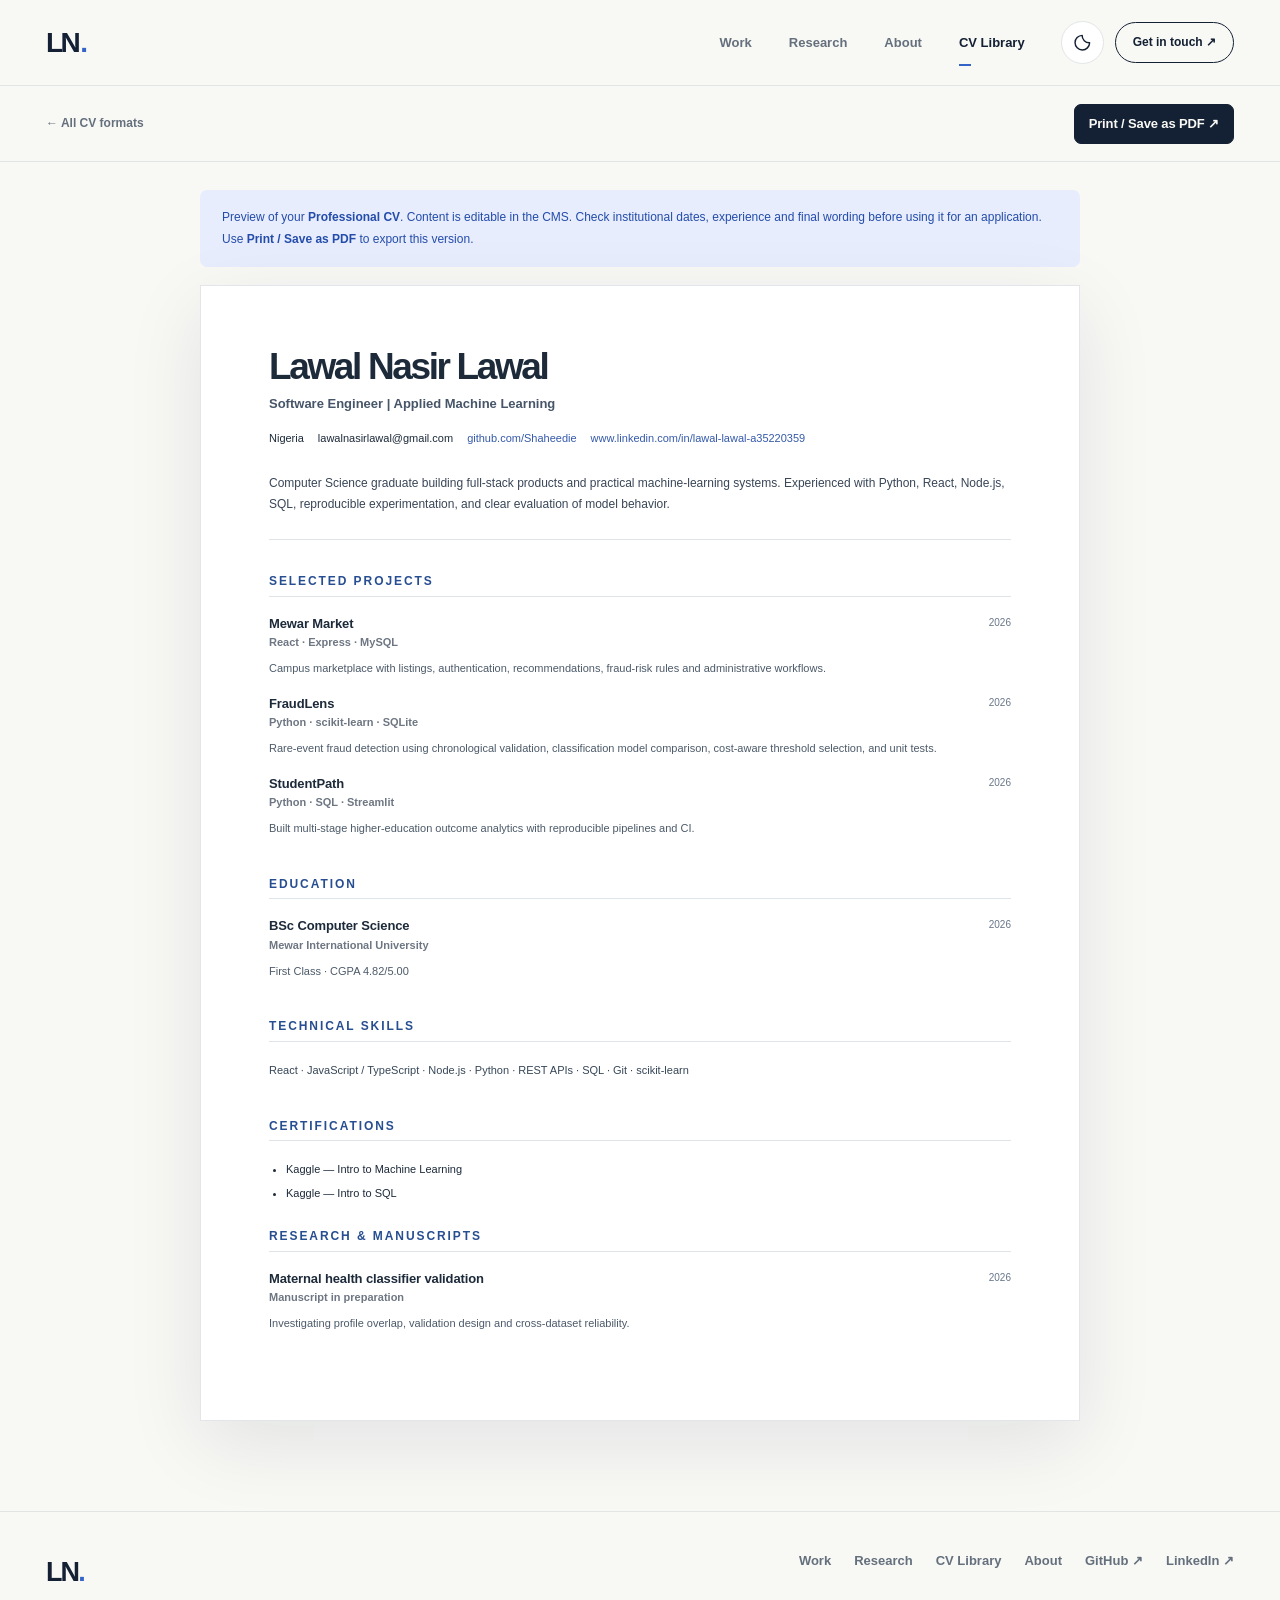
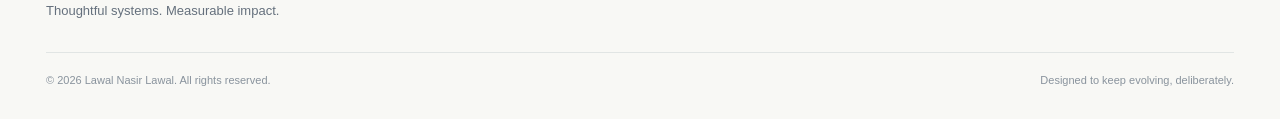
<file: cv/professional/index.html>
<!doctype html><html lang="en"><head><meta charset="UTF-8"/><meta name="viewport" content="width=device-width,initial-scale=1"/><meta name="color-scheme" content="light dark"/><meta name="description" content="Professional CV preview and PDF export."/><meta name="theme-color" content="#f8f8f5"/><meta property="og:type" content="website"/><meta property="og:site_name" content="Lawal Nasir Lawal"/><meta name="twitter:card" content="summary_large_image"/><title>Professional CV — Lawal Nasir Lawal</title><link rel="icon" href="/favicon.svg" type="image/svg+xml"/><script>(function(){try{var t=localStorage.getItem('lnl-theme');document.documentElement.dataset.theme=(t==='dark'||t==='light')?t:(window.matchMedia('(prefers-color-scheme: dark)').matches?'dark':'light')}catch(e){document.documentElement.dataset.theme='light'}})()</script><link rel="stylesheet" href="/assets/css/style.css"/><script defer src="/assets/js/site.js"></script></head><body><a class="skip-link" href="#main">Skip to main content</a><header class="site-header"><div class="container nav-row"><a class="brand" href="/" aria-label="Lawal Nasir Lawal, home">LN<span class="brand-dot">.</span></a><nav class="nav-links" id="main-navigation" aria-label="Main navigation"><a href="/work/" data-nav="work">Work</a><a href="/research/" data-nav="research">Research</a><a href="/about/" data-nav="about">About</a><a href="/cv/" data-nav="cv">CV Library</a></nav><div class="nav-tools"><button class="theme-toggle" id="theme-toggle" type="button" aria-label="Toggle color theme"><svg class="icon-moon" viewBox="0 0 24 24" aria-hidden="true"><path d="M21 12.4A9 9 0 0 1 11.6 3 9.2 9.2 0 1 0 21 12.4Z"/></svg><svg class="icon-sun" viewBox="0 0 24 24" aria-hidden="true"><circle cx="12" cy="12" r="4"/><path d="M12 2v2m0 16v2M4.9 4.9l1.4 1.4m11.4 11.4 1.4 1.4M2 12h2m16 0h2M4.9 19.1l1.4-1.4M17.7 6.3l1.4-1.4"/></svg></button><a class="nav-contact" data-link="linkedin" href="https://www.linkedin.com/in/lawal-lawal-a35220359" target="_blank" rel="noopener noreferrer">Get in touch ↗</a><button class="menu-toggle" id="menu-toggle" type="button" aria-controls="main-navigation" aria-expanded="false" aria-label="Open navigation"><svg viewBox="0 0 24 24" aria-hidden="true"><path d="M4 7h16M4 12h16M4 17h16"/></svg></button></div></div></header><main id="main" class="site-main"><div class="cv-toolbar no-print"><div class="container cv-toolbar-inner"><a class="back-link" href="/cv/">← All CV formats</a><div class="cv-toolbar-btns"><a id="cv-pdf-download" hidden class="btn btn-secondary" download href="#">Download PDF ↓</a><button id="cv-print" type="button" class="btn btn-primary">Print / Save as PDF ↗</button></div></div></div><div class="container no-print"><div class="cv-note">Preview of your <strong id="cv-current-title">Professional CV</strong>. Content is editable in the CMS. Check institutional dates, experience and final wording before using it for an application. Use <strong>Print / Save as PDF</strong> to export this version.</div></div><section id="resume-body" data-kind="professional" class="resume-wrap" data-dynamic><p class="container loading-note">Preparing CV preview…</p></section></main><footer class="site-footer"><div class="container"><div class="footer-top"><div class="footer-brand"><strong>LN<span style="color:var(--accent)">.</span></strong><p>Thoughtful systems. Measurable impact.</p></div><div class="footer-links"><a href="/work/">Work</a><a href="/research/">Research</a><a href="/cv/">CV Library</a><a href="/about/">About</a><a data-link="github" href="https://github.com/Shaheedie" target="_blank" rel="noopener noreferrer">GitHub ↗</a><a data-link="linkedin" href="https://www.linkedin.com/in/lawal-lawal-a35220359" target="_blank" rel="noopener noreferrer">LinkedIn ↗</a></div></div><div class="footer-bottom"><span>© <span id="copyright-year">2026</span> Lawal Nasir Lawal. All rights reserved.</span><span>Designed to keep evolving, deliberately.</span></div></div></footer></body></html>
</file>
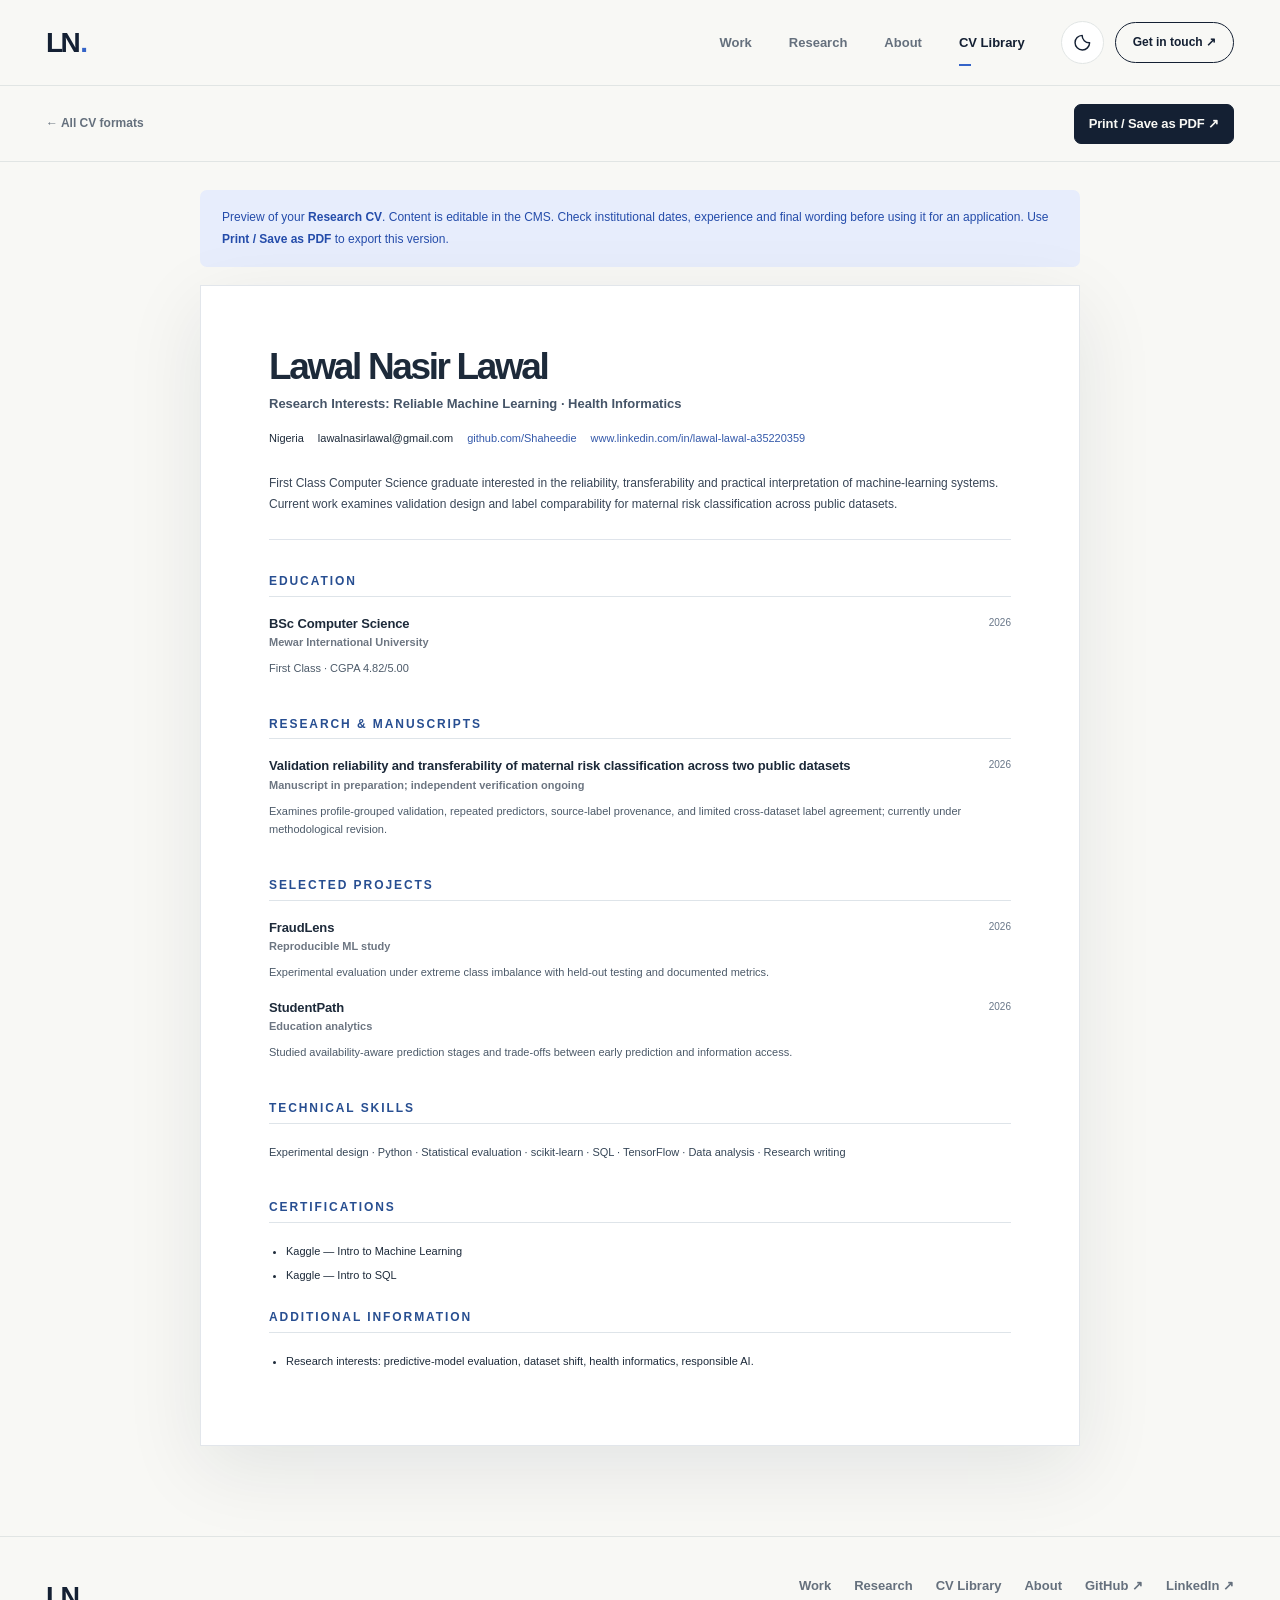
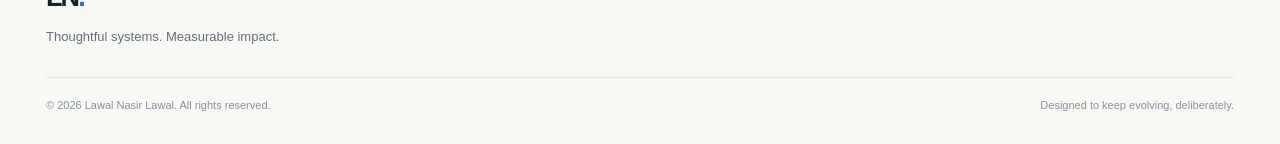
<file: cv/research/index.html>
<!doctype html><html lang="en"><head><meta charset="UTF-8"/><meta name="viewport" content="width=device-width,initial-scale=1"/><meta name="color-scheme" content="light dark"/><meta name="description" content="Research CV preview and PDF export."/><meta name="theme-color" content="#f8f8f5"/><meta property="og:type" content="website"/><meta property="og:site_name" content="Lawal Nasir Lawal"/><meta name="twitter:card" content="summary_large_image"/><title>Research CV — Lawal Nasir Lawal</title><link rel="icon" href="/favicon.svg" type="image/svg+xml"/><script>(function(){try{var t=localStorage.getItem('lnl-theme');document.documentElement.dataset.theme=(t==='dark'||t==='light')?t:(window.matchMedia('(prefers-color-scheme: dark)').matches?'dark':'light')}catch(e){document.documentElement.dataset.theme='light'}})()</script><link rel="stylesheet" href="/assets/css/style.css"/><script defer src="/assets/js/site.js"></script></head><body><a class="skip-link" href="#main">Skip to main content</a><header class="site-header"><div class="container nav-row"><a class="brand" href="/" aria-label="Lawal Nasir Lawal, home">LN<span class="brand-dot">.</span></a><nav class="nav-links" id="main-navigation" aria-label="Main navigation"><a href="/work/" data-nav="work">Work</a><a href="/research/" data-nav="research">Research</a><a href="/about/" data-nav="about">About</a><a href="/cv/" data-nav="cv">CV Library</a></nav><div class="nav-tools"><button class="theme-toggle" id="theme-toggle" type="button" aria-label="Toggle color theme"><svg class="icon-moon" viewBox="0 0 24 24" aria-hidden="true"><path d="M21 12.4A9 9 0 0 1 11.6 3 9.2 9.2 0 1 0 21 12.4Z"/></svg><svg class="icon-sun" viewBox="0 0 24 24" aria-hidden="true"><circle cx="12" cy="12" r="4"/><path d="M12 2v2m0 16v2M4.9 4.9l1.4 1.4m11.4 11.4 1.4 1.4M2 12h2m16 0h2M4.9 19.1l1.4-1.4M17.7 6.3l1.4-1.4"/></svg></button><a class="nav-contact" data-link="linkedin" href="https://www.linkedin.com/in/lawal-lawal-a35220359" target="_blank" rel="noopener noreferrer">Get in touch ↗</a><button class="menu-toggle" id="menu-toggle" type="button" aria-controls="main-navigation" aria-expanded="false" aria-label="Open navigation"><svg viewBox="0 0 24 24" aria-hidden="true"><path d="M4 7h16M4 12h16M4 17h16"/></svg></button></div></div></header><main id="main" class="site-main"><div class="cv-toolbar no-print"><div class="container cv-toolbar-inner"><a class="back-link" href="/cv/">← All CV formats</a><div class="cv-toolbar-btns"><a id="cv-pdf-download" hidden class="btn btn-secondary" download href="#">Download PDF ↓</a><button id="cv-print" type="button" class="btn btn-primary">Print / Save as PDF ↗</button></div></div></div><div class="container no-print"><div class="cv-note">Preview of your <strong id="cv-current-title">Research CV</strong>. Content is editable in the CMS. Check institutional dates, experience and final wording before using it for an application. Use <strong>Print / Save as PDF</strong> to export this version.</div></div><section id="resume-body" data-kind="research" class="resume-wrap" data-dynamic><p class="container loading-note">Preparing CV preview…</p></section></main><footer class="site-footer"><div class="container"><div class="footer-top"><div class="footer-brand"><strong>LN<span style="color:var(--accent)">.</span></strong><p>Thoughtful systems. Measurable impact.</p></div><div class="footer-links"><a href="/work/">Work</a><a href="/research/">Research</a><a href="/cv/">CV Library</a><a href="/about/">About</a><a data-link="github" href="https://github.com/Shaheedie" target="_blank" rel="noopener noreferrer">GitHub ↗</a><a data-link="linkedin" href="https://www.linkedin.com/in/lawal-lawal-a35220359" target="_blank" rel="noopener noreferrer">LinkedIn ↗</a></div></div><div class="footer-bottom"><span>© <span id="copyright-year">2026</span> Lawal Nasir Lawal. All rights reserved.</span><span>Designed to keep evolving, deliberately.</span></div></div></footer></body></html>
</file>
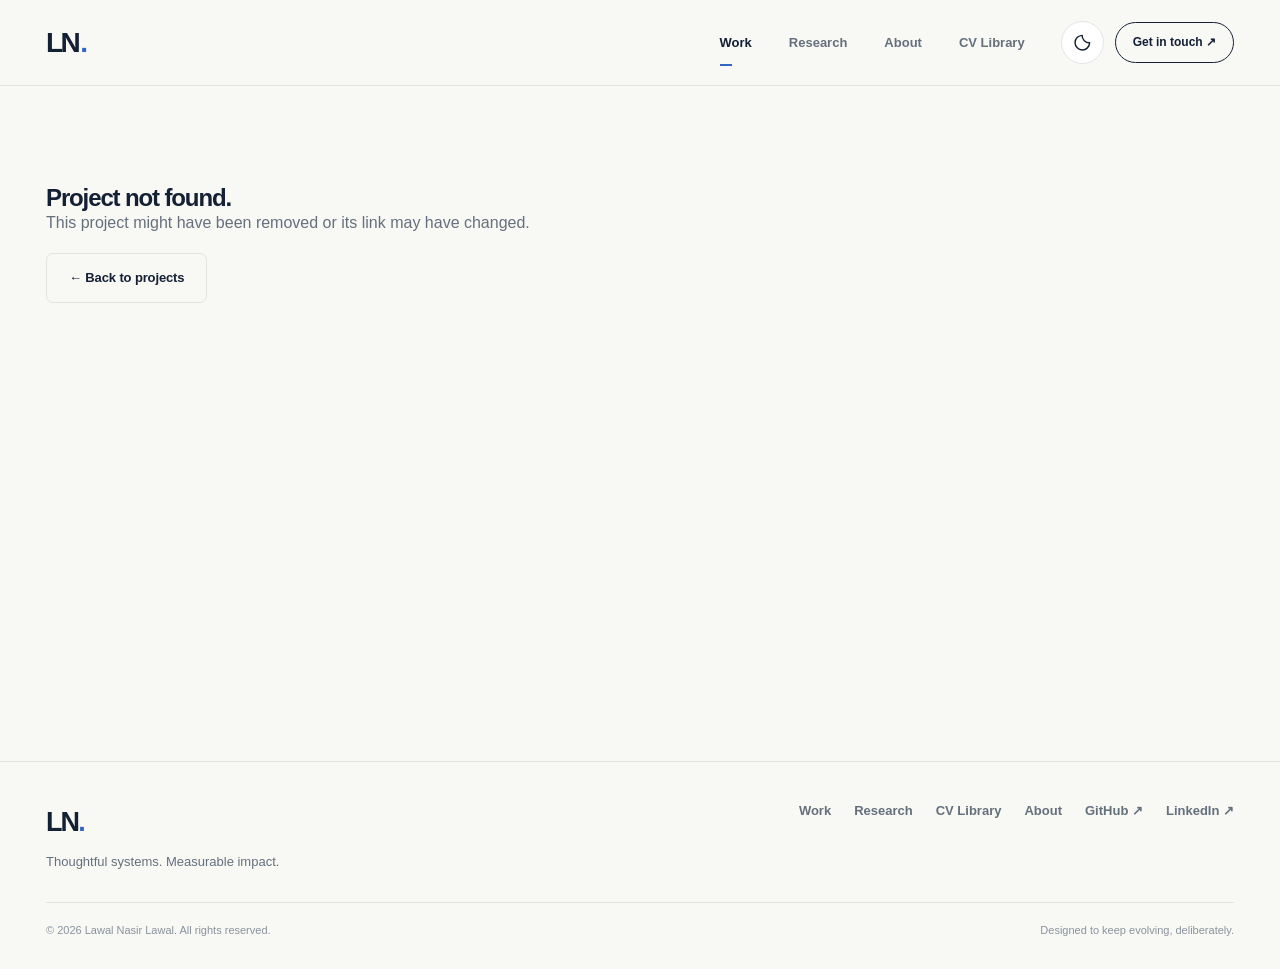
<file: work/project/index.html>
<!doctype html><html lang="en"><head><meta charset="UTF-8"/><meta name="viewport" content="width=device-width,initial-scale=1"/><meta name="color-scheme" content="light dark"/><meta name="description" content="Detailed project case study, methods, outcomes and limitations."/><meta name="theme-color" content="#f8f8f5"/><meta property="og:type" content="website"/><meta property="og:site_name" content="Lawal Nasir Lawal"/><meta name="twitter:card" content="summary_large_image"/><title>Project Case Study — Lawal Nasir Lawal</title><link rel="icon" href="/favicon.svg" type="image/svg+xml"/><script>(function(){try{var t=localStorage.getItem('lnl-theme');document.documentElement.dataset.theme=(t==='dark'||t==='light')?t:(window.matchMedia('(prefers-color-scheme: dark)').matches?'dark':'light')}catch(e){document.documentElement.dataset.theme='light'}})()</script><link rel="stylesheet" href="/assets/css/style.css"/><script defer src="/assets/js/site.js"></script></head><body><a class="skip-link" href="#main">Skip to main content</a><header class="site-header"><div class="container nav-row"><a class="brand" href="/" aria-label="Lawal Nasir Lawal, home">LN<span class="brand-dot">.</span></a><nav class="nav-links" id="main-navigation" aria-label="Main navigation"><a href="/work/" data-nav="work">Work</a><a href="/research/" data-nav="research">Research</a><a href="/about/" data-nav="about">About</a><a href="/cv/" data-nav="cv">CV Library</a></nav><div class="nav-tools"><button class="theme-toggle" id="theme-toggle" type="button" aria-label="Toggle color theme"><svg class="icon-moon" viewBox="0 0 24 24" aria-hidden="true"><path d="M21 12.4A9 9 0 0 1 11.6 3 9.2 9.2 0 1 0 21 12.4Z"/></svg><svg class="icon-sun" viewBox="0 0 24 24" aria-hidden="true"><circle cx="12" cy="12" r="4"/><path d="M12 2v2m0 16v2M4.9 4.9l1.4 1.4m11.4 11.4 1.4 1.4M2 12h2m16 0h2M4.9 19.1l1.4-1.4M17.7 6.3l1.4-1.4"/></svg></button><a class="nav-contact" data-link="linkedin" href="https://www.linkedin.com/in/lawal-lawal-a35220359" target="_blank" rel="noopener noreferrer">Get in touch ↗</a><button class="menu-toggle" id="menu-toggle" type="button" aria-controls="main-navigation" aria-expanded="false" aria-label="Open navigation"><svg viewBox="0 0 24 24" aria-hidden="true"><path d="M4 7h16M4 12h16M4 17h16"/></svg></button></div></div></header><main id="main" class="site-main"><div id="project-detail" data-dynamic><p class="container loading-note">Loading case study…</p></div></main><footer class="site-footer"><div class="container"><div class="footer-top"><div class="footer-brand"><strong>LN<span style="color:var(--accent)">.</span></strong><p>Thoughtful systems. Measurable impact.</p></div><div class="footer-links"><a href="/work/">Work</a><a href="/research/">Research</a><a href="/cv/">CV Library</a><a href="/about/">About</a><a data-link="github" href="https://github.com/Shaheedie" target="_blank" rel="noopener noreferrer">GitHub ↗</a><a data-link="linkedin" href="https://www.linkedin.com/in/lawal-lawal-a35220359" target="_blank" rel="noopener noreferrer">LinkedIn ↗</a></div></div><div class="footer-bottom"><span>© <span id="copyright-year">2026</span> Lawal Nasir Lawal. All rights reserved.</span><span>Designed to keep evolving, deliberately.</span></div></div></footer></body></html>
</file>
<file: assets/css/style.css>
:root{color-scheme:light;--paper:#f8f8f5;--surface:#fff;--surface-2:#f0f2f1;--ink:#142033;--muted:#65707d;--muted-2:#89939d;--rule:#e1e5e4;--accent:#3564c8;--accent-2:#e7edfc;--accent-ink:#244caa;--dark-panel:#14243c;--header:rgba(248,248,245,.93);--shadow:0 17px 70px rgba(16,33,57,.08)}
:root[data-theme=dark]{color-scheme:dark;--paper:#101722;--surface:#192332;--surface-2:#1d2a3b;--ink:#edf2f7;--muted:#acb9c8;--muted-2:#889bb1;--rule:#2b3b4e;--accent:#94b2ff;--accent-2:#263e63;--accent-ink:#afc6ff;--dark-panel:#101c30;--header:rgba(16,23,34,.94);--shadow:0 17px 70px rgba(0,0,0,.20)}
*{box-sizing:border-box}html{scroll-behavior:smooth;scroll-padding-top:105px}body{margin:0;background:var(--paper);color:var(--ink);font-family:Inter,"Segoe UI",Arial,sans-serif;-webkit-font-smoothing:antialiased;font-size:16px;line-height:1.65}a{color:inherit;text-decoration:none}button,input{font:inherit}button{cursor:pointer}img{max-width:100%;display:block}::selection{background:#a9c4ff;color:#142033}p{margin:0 0 16px}h1,h2,h3,h4{margin:0;line-height:1.06;letter-spacing:-.047em;font-weight:650}small{font-size:12px}strong{font-weight:680}button:focus-visible,a:focus-visible,input:focus-visible{outline:3px solid var(--accent);outline-offset:4px;border-radius:4px}.skip-link{position:absolute;top:-80px;left:15px;background:var(--ink);color:var(--paper);z-index:500;padding:10px 15px}.skip-link:focus{top:12px}.container{width:min(1228px,calc(100% - 92px));margin-inline:auto}.site-header{position:sticky;top:0;z-index:50;background:var(--header);backdrop-filter:blur(16px);-webkit-backdrop-filter:blur(16px);border-bottom:1px solid var(--rule)}.nav-row{height:85px;display:flex;align-items:center;justify-content:space-between;gap:36px}.brand{font-weight:820;letter-spacing:-.09em;font-size:28px;line-height:1;color:var(--ink);display:inline-flex;align-items:flex-end}.brand-dot{color:var(--accent);margin-left:2px}.nav-links{display:flex;align-items:center;gap:37px;margin-left:auto}.nav-links a{font-size:13px;font-weight:650;color:var(--muted);position:relative;transition:color .2s}.nav-links a:hover,.nav-links a[aria-current=page]{color:var(--ink)}.nav-links a[aria-current=page]:after{content:"";position:absolute;width:12px;height:2px;background:var(--accent);left:0;bottom:-13px}.nav-tools{display:flex;align-items:center;gap:11px}.theme-toggle,.menu-toggle{border:1px solid var(--rule);color:var(--ink);background:var(--surface);width:43px;height:43px;border-radius:50%;display:grid;place-items:center;transition:transform .2s,background .2s}.theme-toggle:hover,.menu-toggle:hover{transform:translateY(-2px);background:var(--surface-2)}.theme-toggle svg,.menu-toggle svg{height:19px;width:19px;fill:none;stroke:currentColor;stroke-width:1.8;stroke-linecap:round;stroke-linejoin:round}.icon-moon,.icon-sun{display:none}:root:not([data-theme=dark]) .icon-moon{display:block}:root[data-theme=dark] .icon-sun{display:block}.menu-toggle{display:none}.nav-contact{font-size:12px;font-weight:750;border:1px solid var(--ink);border-radius:99px;padding:10px 17px;white-space:nowrap;transition:background .2s,color .2s}.nav-contact:hover{background:var(--ink);color:var(--paper)}.site-main{min-height:75vh}.eyebrow{font-size:11px;letter-spacing:.18em;font-weight:800;text-transform:uppercase;color:var(--accent-ink);display:flex;align-items:center;gap:10px}.eyebrow:before{content:"";width:21px;height:1px;background:currentColor}.eyebrow.no-line:before{display:none}.serif{font-family:Georgia, "Times New Roman", serif;font-weight:400;font-style:italic;letter-spacing:-.075em}.hero{padding:92px 0 56px}.hero-grid{display:grid;grid-template-columns:1.05fr .95fr;gap:65px;align-items:center}.hero-copy{padding:18px 0 32px}.hero h1{font-size:clamp(58px,6.5vw,102px);max-width:690px;margin:29px 0 26px;line-height:1.02;letter-spacing:-.085em}.hero h1 .serif{color:var(--accent)}.hero-summary{font-size:18px;line-height:1.8;color:var(--muted);max-width:490px;letter-spacing:-.01em}.hero-actions{display:flex;flex-wrap:wrap;gap:12px;margin-top:36px}.btn{display:inline-flex;align-items:center;justify-content:center;gap:11px;min-height:50px;padding:13px 22px;border-radius:7px;font-weight:720;font-size:13px;letter-spacing:-.01em;border:1px solid var(--ink);transition:transform .2s,background .2s,color .2s,border .2s}.btn:hover{transform:translateY(-2px)}.btn-primary{background:var(--ink);color:var(--paper)}.btn-primary:hover{background:var(--accent-ink);border-color:var(--accent-ink);color:#fff}.btn-secondary{background:transparent;color:var(--ink);border-color:var(--rule)}.btn-secondary:hover{border-color:var(--muted)}.arrow-icon{font-size:21px;font-weight:400;line-height:1}.hero-art{border-radius:10px;background:var(--dark-panel);height:615px;overflow:hidden;position:relative;box-shadow:var(--shadow)}.hero-art img{width:100%;height:100%;object-fit:cover}.hero-art:after{content:"";position:absolute;inset:0;pointer-events:none;border:1px solid rgba(255,255,255,.11);border-radius:inherit}.hero-side-mark{position:absolute;right:-31px;top:42px;background:var(--paper);padding:8px 0;writing-mode:vertical-rl;transform:translateX(100%);font-size:10px;font-weight:800;letter-spacing:.23em;color:var(--muted)}.hero-bottom{border-top:1px solid var(--rule);margin-top:57px;padding-top:23px;display:grid;grid-template-columns:1.2fr 1fr 1fr;gap:25px}.proof-item{display:flex;align-items:flex-start;gap:18px}.proof-value{font-size:27px;letter-spacing:-.06em;font-weight:710;line-height:1.1}.proof-label{font-size:12px;color:var(--muted);line-height:1.7;max-width:200px}.proof-divider{width:1px;height:38px;background:var(--rule);margin-top:2px}.section{padding:99px 0}.section-sm{padding:65px 0}.section-top{display:flex;align-items:flex-end;justify-content:space-between;gap:35px;margin-bottom:37px}.section-top h2,.page-heading h1{font-size:clamp(41px,5vw,70px);max-width:850px;letter-spacing:-.065em;margin-top:15px}.section-top p{font-size:15px;color:var(--muted);line-height:1.8;max-width:325px;margin:0}.text-link{font-size:13px;font-weight:750;display:inline-flex;gap:11px;align-items:center;border-bottom:1px solid var(--ink);padding-bottom:7px;white-space:nowrap}.text-link:hover{color:var(--accent-ink);border-color:var(--accent-ink)}.projects-grid{display:grid;grid-template-columns:repeat(2,minmax(0,1fr));gap:22px}.project-card{background:var(--surface);border:1px solid var(--rule);border-radius:10px;overflow:hidden;transition:box-shadow .25s,transform .25s,border-color .25s}.project-card:hover{box-shadow:var(--shadow);transform:translateY(-5px);border-color:var(--muted-2)}.project-card>a{display:block}.project-image{overflow:hidden;aspect-ratio:1.67;background:var(--surface-2)}.project-image img{width:100%;height:100%;object-fit:cover;transition:transform .45s ease}.project-card:hover .project-image img{transform:scale(1.04)}.project-body{padding:26px 29px 27px}.project-overline{display:flex;align-items:center;justify-content:space-between;gap:10px;font-weight:750;font-size:10px;letter-spacing:.135em;text-transform:uppercase;color:var(--muted)}.project-title-row{display:flex;align-items:center;justify-content:space-between;gap:10px;margin:11px 0 10px}.project-title{font-size:29px;letter-spacing:-.045em}.project-open{font-size:26px;line-height:1;color:var(--accent-ink);transition:transform .2s}.project-card:hover .project-open{transform:translate(3px,-3px)}.project-summary{color:var(--muted);font-size:14px;line-height:1.78;margin:0;max-width:530px;min-height:54px}.tag-list{display:flex;align-items:center;flex-wrap:wrap;gap:7px;margin-top:20px}.tag{border-radius:4px;padding:5px 9px;border:1px solid var(--rule);font-size:10px;font-weight:700;letter-spacing:.02em;color:var(--muted)}.project-card.wide{grid-column:span 2;display:block}.project-card.wide>a{display:grid;grid-template-columns:1fr 1fr;height:100%}.project-card.wide .project-image{height:100%;aspect-ratio:auto}.project-card.wide .project-body{padding:44px;display:flex;flex-direction:column;justify-content:center}.project-card.wide .project-summary{max-width:420px}.section-rule{border-top:1px solid var(--rule)}.research-spotlight{display:grid;grid-template-columns:1fr 1fr;border-radius:12px;overflow:hidden;background:var(--surface);border:1px solid var(--rule)}.research-text{padding:62px 58px}.research-text h3{font-size:clamp(32px,3.7vw,52px);letter-spacing:-.055em;margin:24px 0 23px;max-width:520px}.research-text p{font-size:15px;color:var(--muted);line-height:1.84;max-width:520px}.research-art{height:100%;min-height:450px;position:relative}.research-art img{height:100%;width:100%;object-fit:cover}.status{display:inline-flex;align-items:center;gap:8px;border:1px solid var(--rule);padding:7px 10px;border-radius:4px;font-size:10px;letter-spacing:.095em;text-transform:uppercase;font-weight:800;color:var(--muted)}.status:before{content:"";width:6px;height:6px;background:#b57f5c;border-radius:50%}.about-panel{display:grid;grid-template-columns:1fr 1fr;gap:105px}.about-copy h2{font-size:clamp(38px,4.4vw,61px);letter-spacing:-.06em;margin:19px 0 24px}.about-copy p{max-width:520px;font-size:16px;line-height:1.95;color:var(--muted)}.about-details{display:grid;gap:35px;padding:14px 0 0}.detail-block{border-top:1px solid var(--rule);padding-top:20px}.detail-block span{display:block;color:var(--muted);font-size:11px;text-transform:uppercase;letter-spacing:.17em;font-weight:800;margin-bottom:9px}.detail-block strong{font-size:23px;letter-spacing:-.04em;font-weight:670}.detail-block p{font-size:14px;color:var(--muted);margin:4px 0 0}.skill-row{display:flex;gap:9px;flex-wrap:wrap;margin-top:11px}.skill-row span{font-size:12px;padding:8px 13px;background:var(--surface);border:1px solid var(--rule);border-radius:5px}.contact-banner{background:#15243c;color:#f4f8ff;border-radius:12px;padding:59px 64px;display:flex;gap:35px;align-items:end;justify-content:space-between}.contact-banner .eyebrow{color:#a7bee3}.contact-banner h2{font-size:clamp(38px,5vw,66px);max-width:720px;margin:19px 0 0}.contact-banner .btn{background:#f4f8ff;color:#15243c;border-color:#f4f8ff}.contact-banner .btn:hover{background:#dbe8fd}.site-footer{padding:38px 0 30px;border-top:1px solid var(--rule)}.footer-top{display:flex;align-items:start;justify-content:space-between;gap:30px}.footer-brand strong{display:block;font-size:27px;letter-spacing:-.07em}.footer-brand p{margin:6px 0 0;color:var(--muted);font-size:13px}.footer-links{display:flex;gap:23px;flex-wrap:wrap}.footer-links a{font-size:13px;color:var(--muted);font-weight:600}.footer-links a:hover{color:var(--accent)}.footer-bottom{border-top:1px solid var(--rule);margin-top:30px;padding-top:18px;display:flex;gap:20px;justify-content:space-between;color:var(--muted-2);font-size:11px}.page-heading{padding:92px 0 50px;border-bottom:1px solid var(--rule)}.page-heading h1{max-width:1000px}.page-heading .lead{font-size:17px;line-height:1.9;color:var(--muted);max-width:700px;margin:23px 0 0}.page-tools{display:flex;justify-content:space-between;align-items:center;gap:20px;flex-wrap:wrap;margin-bottom:27px}.filter-group{display:flex;flex-wrap:wrap;gap:8px}.filter-btn{padding:10px 16px;border-radius:60px;border:1px solid var(--rule);background:transparent;color:var(--muted);font-size:12px;font-weight:730}.filter-btn:hover,.filter-btn[aria-pressed=true]{color:var(--paper);background:var(--ink);border-color:var(--ink)}.count-label{color:var(--muted);font-size:12px}.empty-state{padding:55px 24px;border:1px dashed var(--rule);border-radius:12px;text-align:center;color:var(--muted)}.project-detail-hero{padding:90px 0 45px}.back-link{display:inline-flex;gap:11px;color:var(--muted);font-size:12px;font-weight:700;align-items:center}.back-link:hover{color:var(--accent)}.detail-heading{display:grid;grid-template-columns:1.3fr .7fr;gap:35px;align-items:end;margin:36px 0 34px}.detail-heading h1{font-size:clamp(52px,7vw,100px)}.detail-heading p{font-size:17px;line-height:1.7;color:var(--muted);max-width:360px;justify-self:end;margin:0}.detail-cover{width:100%;border-radius:10px;border:1px solid var(--rule);aspect-ratio:1.95;object-fit:cover}.detail-meta{display:grid;grid-template-columns:1fr 1fr 1fr;gap:25px;border-bottom:1px solid var(--rule);padding:29px 0}.meta-label{display:block;text-transform:uppercase;font-size:10px;letter-spacing:.15em;font-weight:800;color:var(--muted);margin-bottom:8px}.meta-value{font-size:16px;font-weight:650}.detail-layout{display:grid;grid-template-columns:1fr 290px;gap:100px;padding-top:56px}.article-copy{max-width:720px}.article-copy h2{font-size:29px;margin:35px 0 15px}.article-copy h2:first-child{margin-top:0}.article-copy p{font-size:16px;color:var(--muted);line-height:1.95}.detail-sidebar{border-top:1px solid var(--rule);padding-top:22px}.detail-sidebar h3{font-size:19px;margin-bottom:21px}.sidebar-tags{display:flex;flex-wrap:wrap;gap:8px;margin-bottom:24px}.sidebar-tags .tag{padding:8px 10px}.sidebar-actions{display:grid;gap:10px}.sidebar-actions .btn{width:100%}.publication-list{display:grid;gap:20px}.publication-card{padding:35px;background:var(--surface);border:1px solid var(--rule);border-radius:9px}.publication-head{display:flex;justify-content:space-between;gap:20px;align-items:start}.publication-card h2{font-size:clamp(26px,3.1vw,39px);line-height:1.23;margin:19px 0}.publication-card p{color:var(--muted);font-size:15px;line-height:1.85;max-width:920px}.publication-foot{display:flex;gap:9px;flex-wrap:wrap;margin-top:20px}.note-box{background:var(--surface-2);border-left:3px solid var(--accent);padding:22px 24px;border-radius:0 6px 6px 0;color:var(--muted);font-size:14px;line-height:1.8}.cv-grid{display:grid;grid-template-columns:repeat(3,1fr);gap:18px}.cv-choice{min-height:352px;border:1px solid var(--rule);background:var(--surface);border-radius:10px;padding:31px;display:flex;flex-direction:column;transition:transform .2s,box-shadow .2s}.cv-choice:hover{transform:translateY(-5px);box-shadow:var(--shadow)}.cv-symbol{width:52px;height:52px;border:1px solid var(--rule);border-radius:9px;display:grid;place-items:center;font-size:20px;font-weight:750;letter-spacing:-.05em;color:var(--accent-ink);margin-bottom:38px}.cv-choice h2{font-size:28px}.cv-choice p{font-size:14px;color:var(--muted);line-height:1.75;margin:15px 0}.cv-action{margin-top:auto;padding-top:20px;color:var(--accent-ink);font-size:13px;font-weight:780}.help-steps{display:grid;grid-template-columns:repeat(3,1fr);gap:25px;margin-top:20px}.help-step{padding:25px 0;border-top:1px solid var(--rule)}.help-step b{display:block;font-size:12px;letter-spacing:.09em;color:var(--accent-ink)}.help-step strong{display:block;margin:13px 0 7px;font-size:17px}.help-step p{color:var(--muted);font-size:13px;line-height:1.75}.cv-toolbar{position:sticky;top:85px;background:var(--header);backdrop-filter:blur(16px);z-index:20;border-bottom:1px solid var(--rule)}.cv-toolbar-inner{display:flex;justify-content:space-between;align-items:center;gap:20px;min-height:75px}.cv-toolbar-inner .back-link{white-space:nowrap}.cv-toolbar-btns{display:flex;gap:9px}.cv-toolbar .btn{min-height:40px;padding:8px 14px}.cv-note{padding:17px 22px;background:var(--accent-2);border-radius:7px;color:var(--accent-ink);font-size:12px;line-height:1.8;margin:28px auto 15px;max-width:880px}.resume-sheet{max-width:880px;background:#fff;color:#1d2a3a;border:1px solid #e2e6eb;box-shadow:0 22px 75px rgba(15,28,49,.09);margin:18px auto 90px;padding:61px 68px 70px;min-height:1090px}.resume-sheet *{color:#1d2a3a}.resume-name{font-size:37px;letter-spacing:-.064em;margin:0 0 7px}.resume-headline{font-size:13px;font-weight:650;color:#465568!important;margin-bottom:14px}.resume-contact{font-size:11px;color:#5d6876!important;display:flex;flex-wrap:wrap;gap:8px 14px}.resume-contact a{color:#3459aa}.resume-intro{font-size:12px;line-height:1.75;color:#394657!important;border-bottom:1px solid #dfe4eb;padding:26px 0 24px;margin:0 0 12px}.resume-section{padding-top:23px}.resume-section h2{font-size:12px;letter-spacing:.16em;color:#274e91!important;text-transform:uppercase;border-bottom:1px solid #dee4e9;padding-bottom:8px;margin:0 0 18px;font-weight:800}.resume-entry{display:grid;grid-template-columns:1fr auto;gap:2px 20px;margin:0 0 17px;break-inside:avoid}.resume-entry h3{font-size:13px;letter-spacing:-.01em;font-weight:740;line-height:1.4}.resume-entry .resume-org{font-size:11px;color:#6d7682!important;font-weight:600}.resume-entry .resume-date{font-size:10px;color:#687688!important;text-align:right;white-space:nowrap}.resume-entry p{grid-column:1 / -1;font-size:11px;line-height:1.7;color:#4c5a69!important;margin:6px 0 0}.resume-pills{font-size:11px;line-height:1.85;color:#364657!important}.resume-list{margin:0;padding-left:17px;font-size:11px;line-height:1.9;color:#4c5a69}.resume-list li{margin-bottom:3px}.resume-section.compact{padding-top:14px}.loading-note{font-size:14px;color:var(--muted);padding:40px 0}.fatal-note{color:#b65245;padding:25px;border:1px solid #df9990;border-radius:7px}.inline-note{font-size:13px;color:var(--muted)}.about-intro{display:grid;grid-template-columns:1.1fr .9fr;gap:80px;padding-top:70px}.about-intro h2{font-size:clamp(34px,4vw,57px);margin:15px 0 20px}.about-intro p{font-size:16px;color:var(--muted);line-height:1.93}.number-list{counter-reset:steps;display:grid;gap:0}.number-list>div{display:grid;grid-template-columns:55px 1fr;gap:20px;border-top:1px solid var(--rule);padding:22px 0}.number-list .num{font-size:12px;color:var(--accent-ink);font-weight:800}.number-list h3{font-size:19px;letter-spacing:-.035em}.number-list p{font-size:13px;color:var(--muted);margin:7px 0 0}.muted{color:var(--muted)}.grid-2{display:grid;grid-template-columns:1fr 1fr;gap:30px}.screen-reader-only{position:absolute;width:1px;height:1px;padding:0;margin:-1px;overflow:hidden;clip:rect(0,0,0,0);white-space:nowrap;border:0}
@media(max-width:1050px){.hero-grid{gap:35px}.hero-art{height:550px}.hero h1{font-size:clamp(55px,6vw,80px)}.about-panel{gap:60px}.research-text{padding:43px}.detail-layout{gap:55px}.hero-side-mark{display:none}}
@media(max-width:820px){.container{width:min(100% - 42px,720px)}.nav-row{height:72px}.nav-links{position:absolute;left:0;right:0;top:72px;background:var(--surface);border-bottom:1px solid var(--rule);display:none;flex-direction:column;align-items:stretch;gap:0;padding:12px 21px 24px;box-shadow:var(--shadow)}.nav-links.is-open{display:flex}.nav-links a{padding:12px 0}.nav-links a[aria-current=page]:after{bottom:6px}.menu-toggle{display:grid}.nav-contact{display:none}.hero{padding:57px 0 30px}.hero-grid{grid-template-columns:1fr;gap:26px}.hero h1{max-width:760px;font-size:clamp(56px,10vw,88px)}.hero-art{height:465px}.hero-bottom{grid-template-columns:1fr 1fr;gap:22px}.proof-item:nth-child(3){grid-column:span 2}.section{padding:70px 0}.section-top h2,.page-heading h1{font-size:clamp(40px,8vw,64px)}.research-spotlight{grid-template-columns:1fr}.research-art{height:300px;min-height:0;order:-1}.research-text{padding:36px}.about-panel,.about-intro{grid-template-columns:1fr;gap:35px}.contact-banner{padding:38px;display:block}.contact-banner .btn{margin-top:26px}.cv-grid{grid-template-columns:1fr}.cv-choice{min-height:260px}.cv-symbol{margin-bottom:24px}.help-steps{grid-template-columns:1fr;gap:8px}.detail-layout{grid-template-columns:1fr;gap:34px}.detail-sidebar{max-width:600px}.cv-toolbar{top:72px}.resume-sheet{padding:45px 43px}}
@media(max-width:600px){.container{width:calc(100% - 36px)}.brand{font-size:27px}.nav-tools{gap:7px}.theme-toggle,.menu-toggle{width:40px;height:40px}.hero{padding-top:42px}.hero h1{font-size:clamp(48px,11.7vw,68px);margin:20px 0}.hero-summary{font-size:16px}.hero-art{height:380px}.hero-actions{gap:9px;margin-top:29px}.btn{min-height:47px;padding:11px 15px}.hero-bottom{margin-top:30px;gap:19px}.proof-value{font-size:22px}.proof-label{font-size:11px}.proof-divider{display:none}.section{padding:58px 0}.section-top{display:block;margin-bottom:25px}.section-top p{margin-top:15px}.projects-grid{grid-template-columns:1fr}.project-card.wide{grid-column:auto;display:block}.project-card.wide>a{display:block;height:auto}.project-card.wide .project-image{aspect-ratio:1.67;height:auto}.project-card.wide .project-body{padding:26px}.project-body{padding:23px}.project-title{font-size:25px}.project-summary{font-size:13px}.research-text{padding:28px 24px}.research-text h3{font-size:34px}.research-art{height:230px}.about-copy h2{font-size:40px}.contact-banner{padding:33px 24px}.contact-banner h2{font-size:41px}.footer-top{display:block}.footer-links{margin-top:24px}.footer-bottom{display:block}.footer-bottom span{display:block;margin-bottom:5px}.page-heading{padding:55px 0 33px}.page-heading .lead{font-size:15px}.detail-heading{display:block}.detail-heading p{margin-top:16px;max-width:530px}.detail-heading h1{font-size:51px}.detail-cover{aspect-ratio:1.6}.detail-meta{grid-template-columns:1fr 1fr}.detail-meta>div:nth-child(3){grid-column:span 2}.detail-layout{padding-top:30px}.publication-card{padding:22px}.publication-card h2{font-size:27px}.cv-toolbar-inner{display:block;padding:15px 0}.cv-toolbar-btns{margin-top:11px;justify-content:flex-start}.cv-toolbar{position:static}.resume-sheet{margin:15px auto 50px;padding:31px 22px;min-height:0}.resume-name{font-size:30px}.resume-entry{grid-template-columns:1fr}.resume-entry .resume-date{text-align:left}.help-step{padding:18px 0}.about-intro{padding-top:40px}.grid-2{grid-template-columns:1fr}}
@media(prefers-reduced-motion:reduce){*,*:before,*:after{scroll-behavior:auto!important;animation-duration:.01ms!important;transition-duration:.01ms!important}}
@media print{@page{size:A4;margin:12mm}html,body{background:#fff!important;color:#222!important}body{font-family:Arial,sans-serif;font-size:11px}.site-header,.site-footer,.cv-toolbar,.cv-note,.no-print,.skip-link{display:none!important}.site-main{min-height:0}.resume-sheet{max-width:100%;min-height:0;margin:0!important;padding:0!important;box-shadow:none!important;border:0!important}.resume-name{font-size:29px}.resume-section{padding-top:16px}.resume-entry{margin-bottom:10px}.resume-intro{padding-top:14px;padding-bottom:14px}.resume-section h2{margin-bottom:10px}.resume-contact a{text-decoration:none}.resume-entry,.resume-section{break-inside:avoid}}
[hidden]{display:none!important}
</file>
